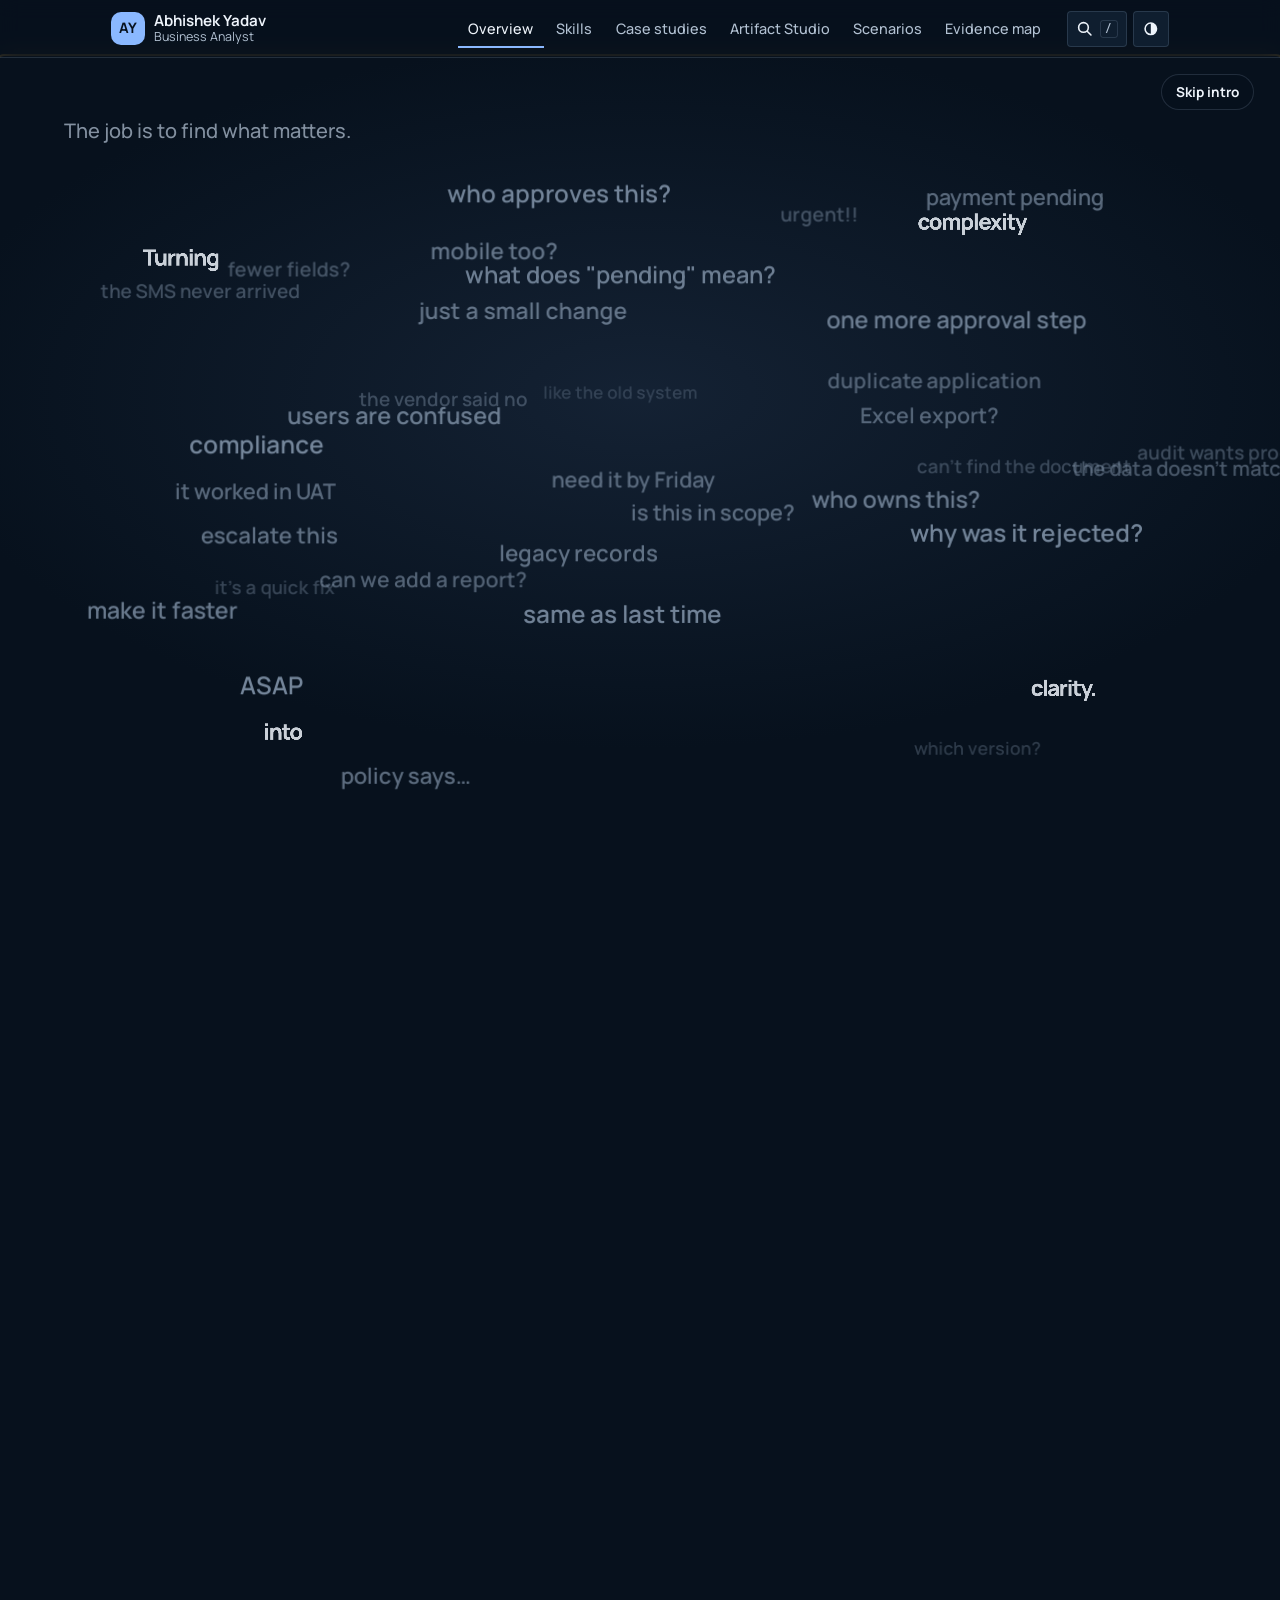
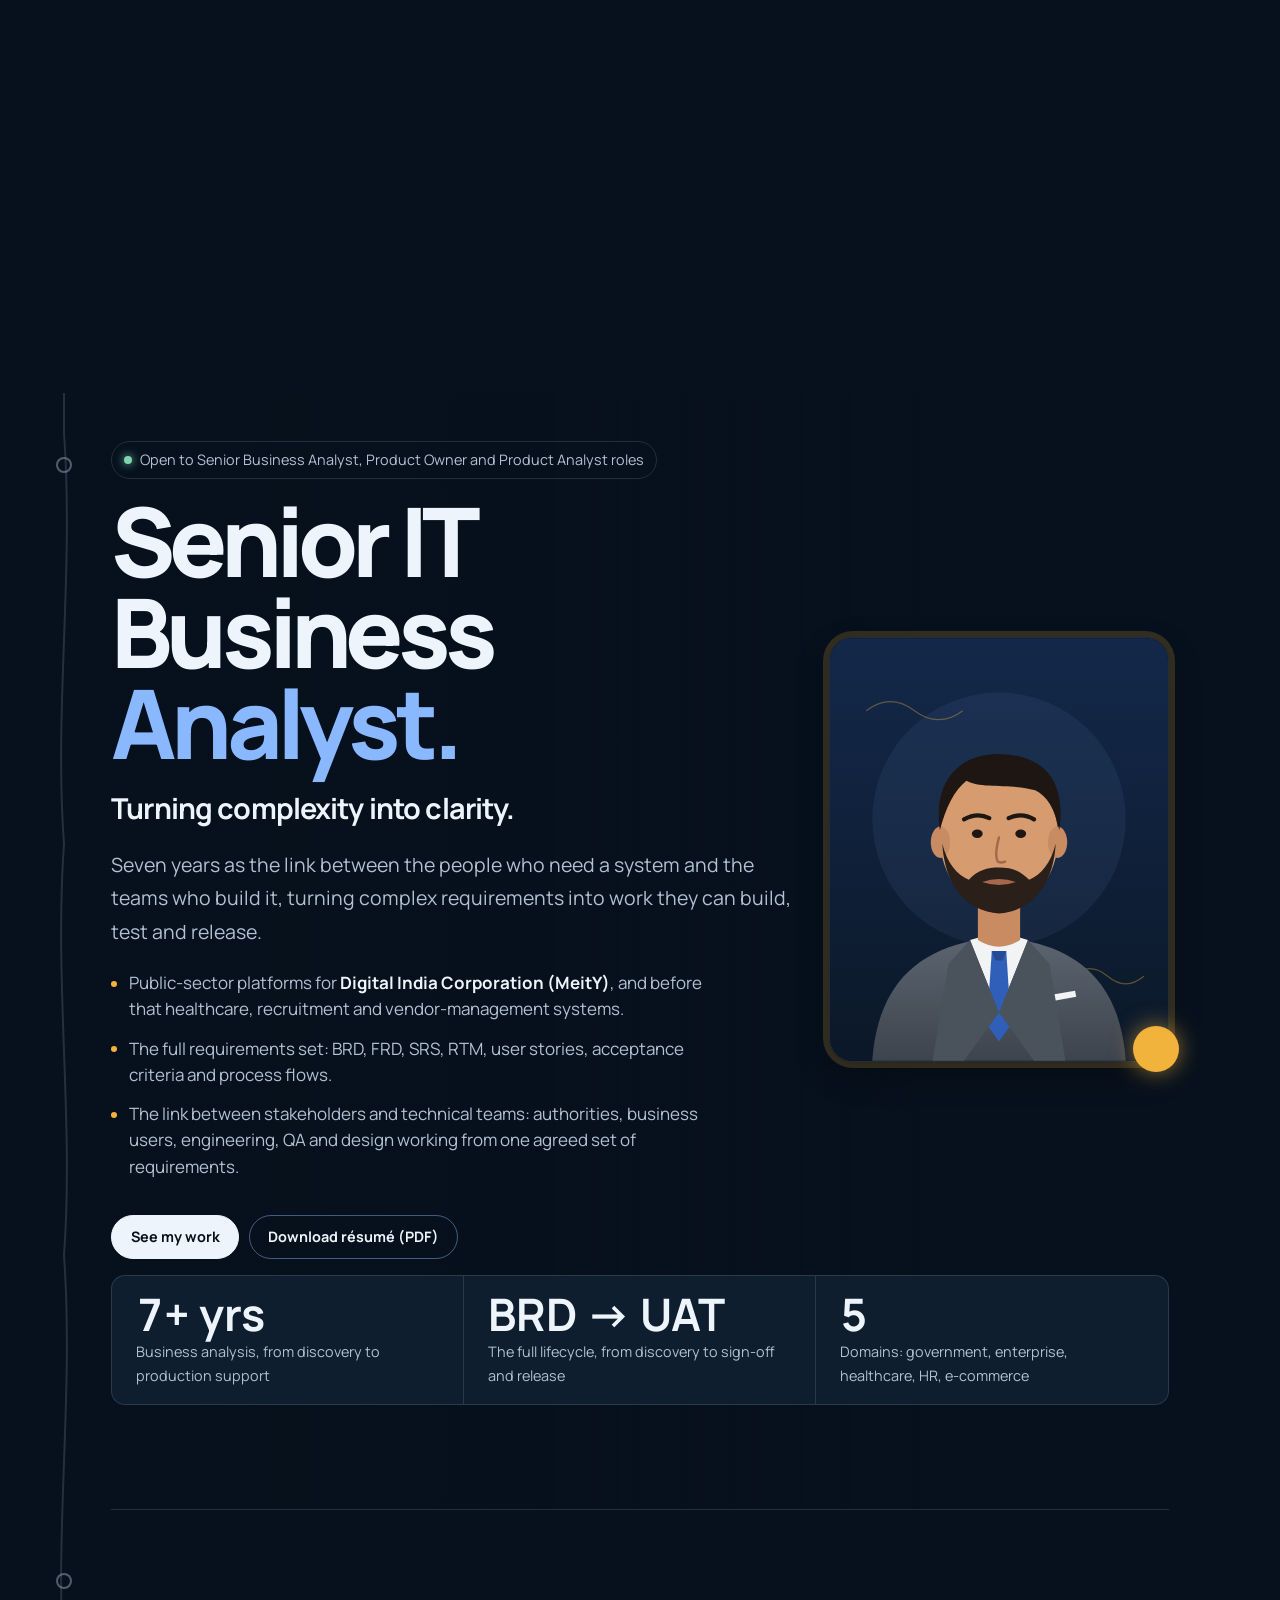
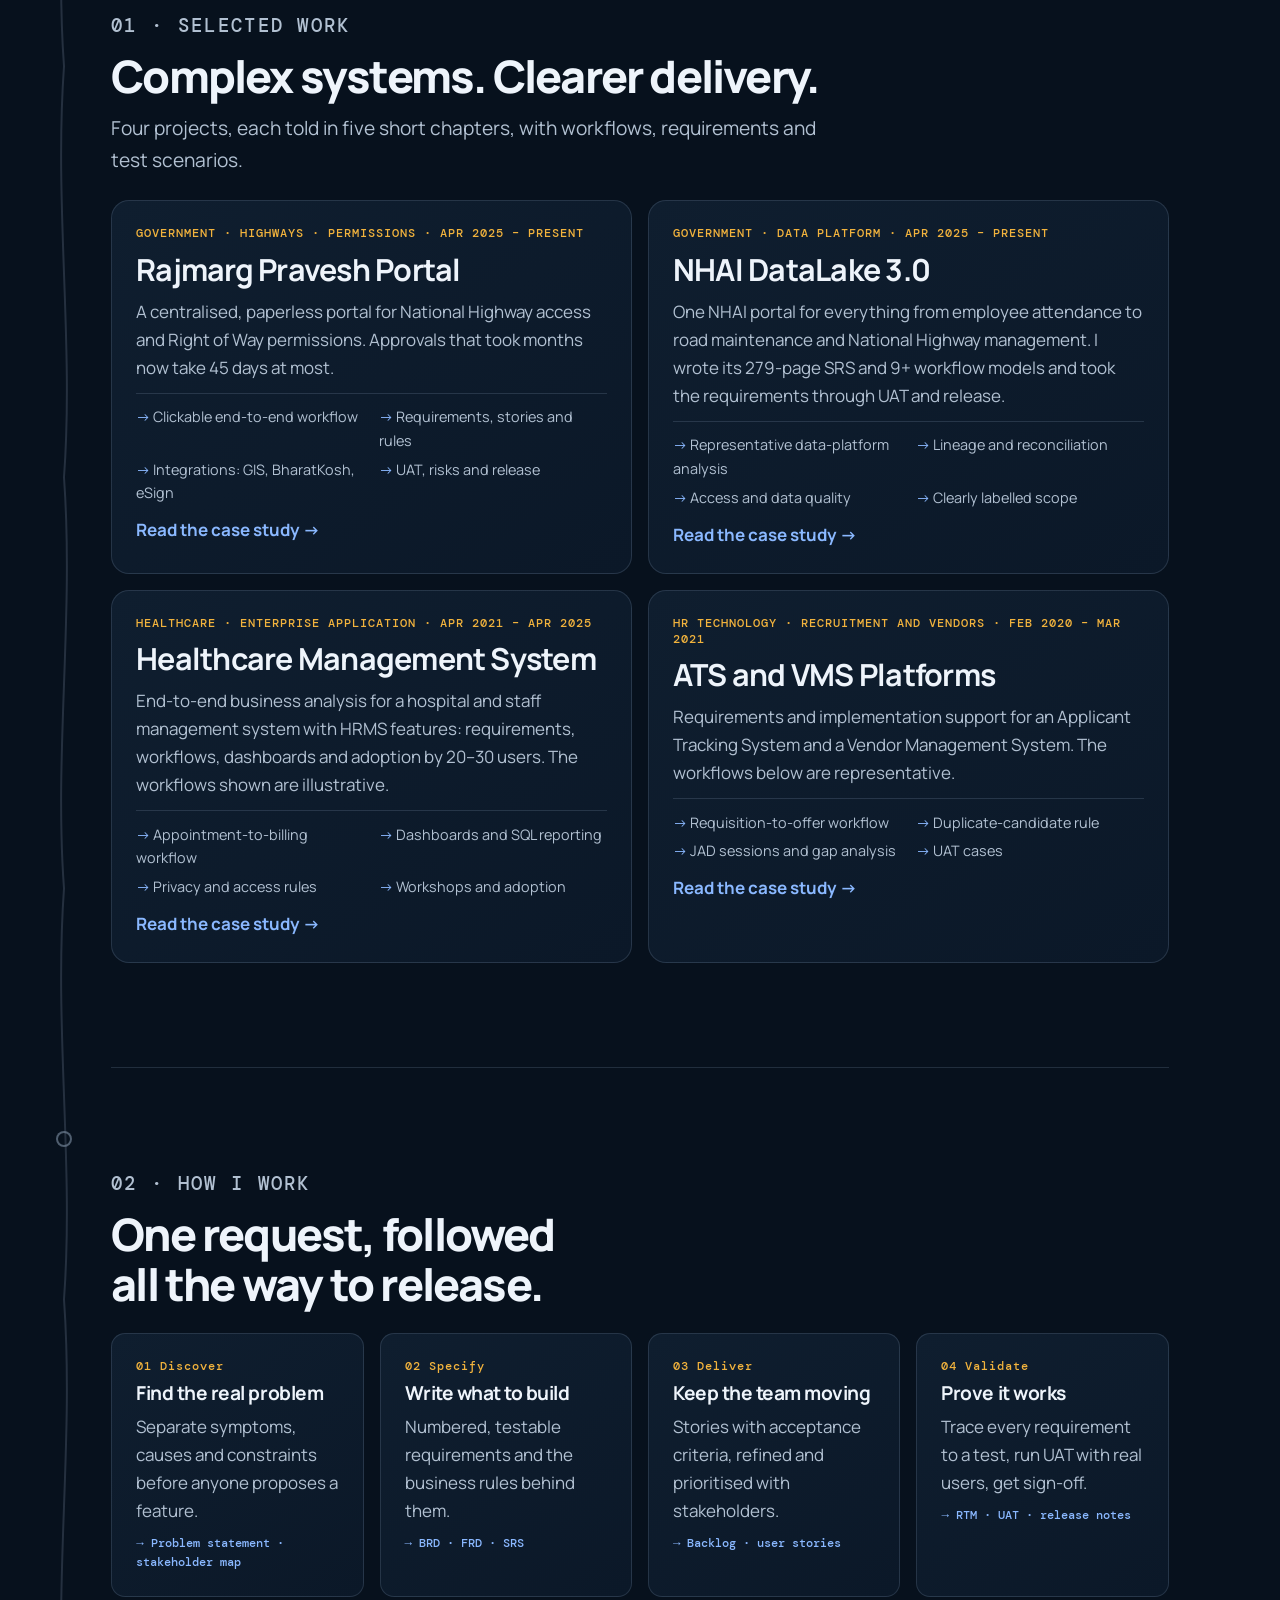
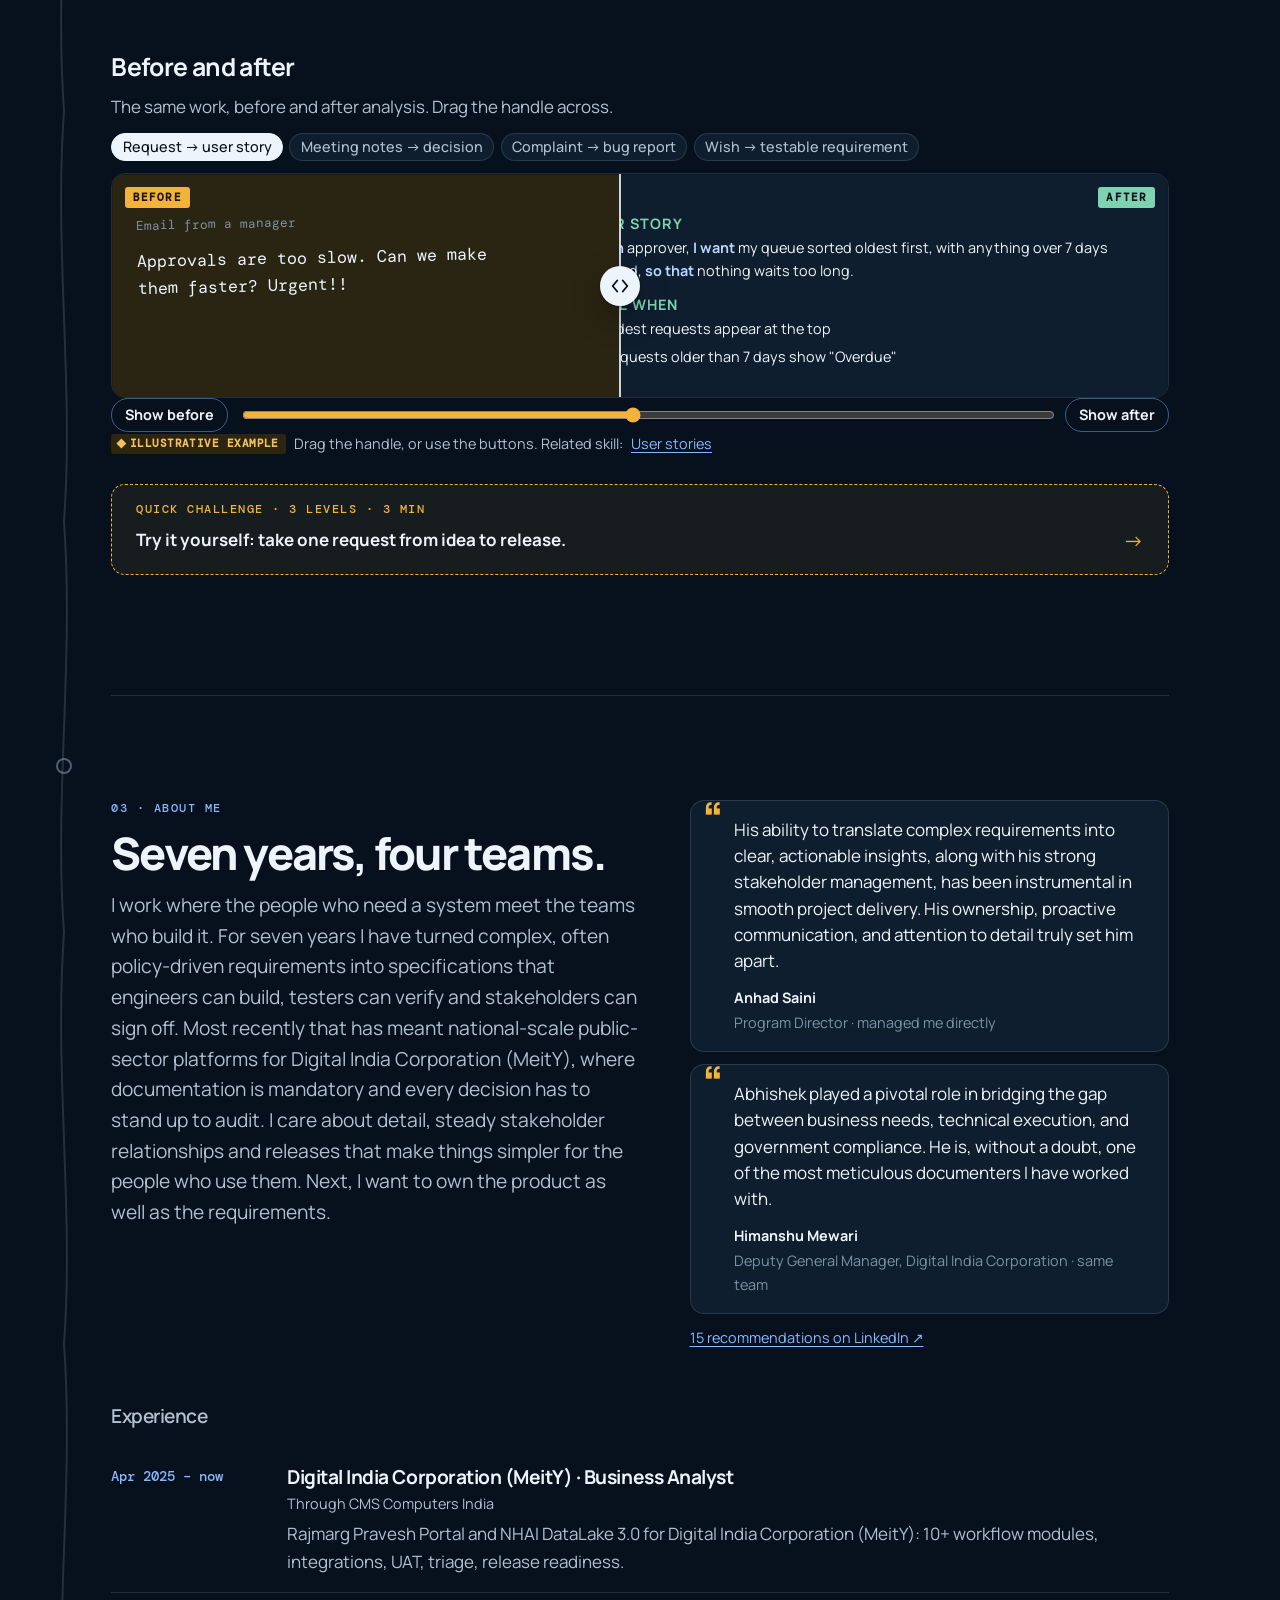
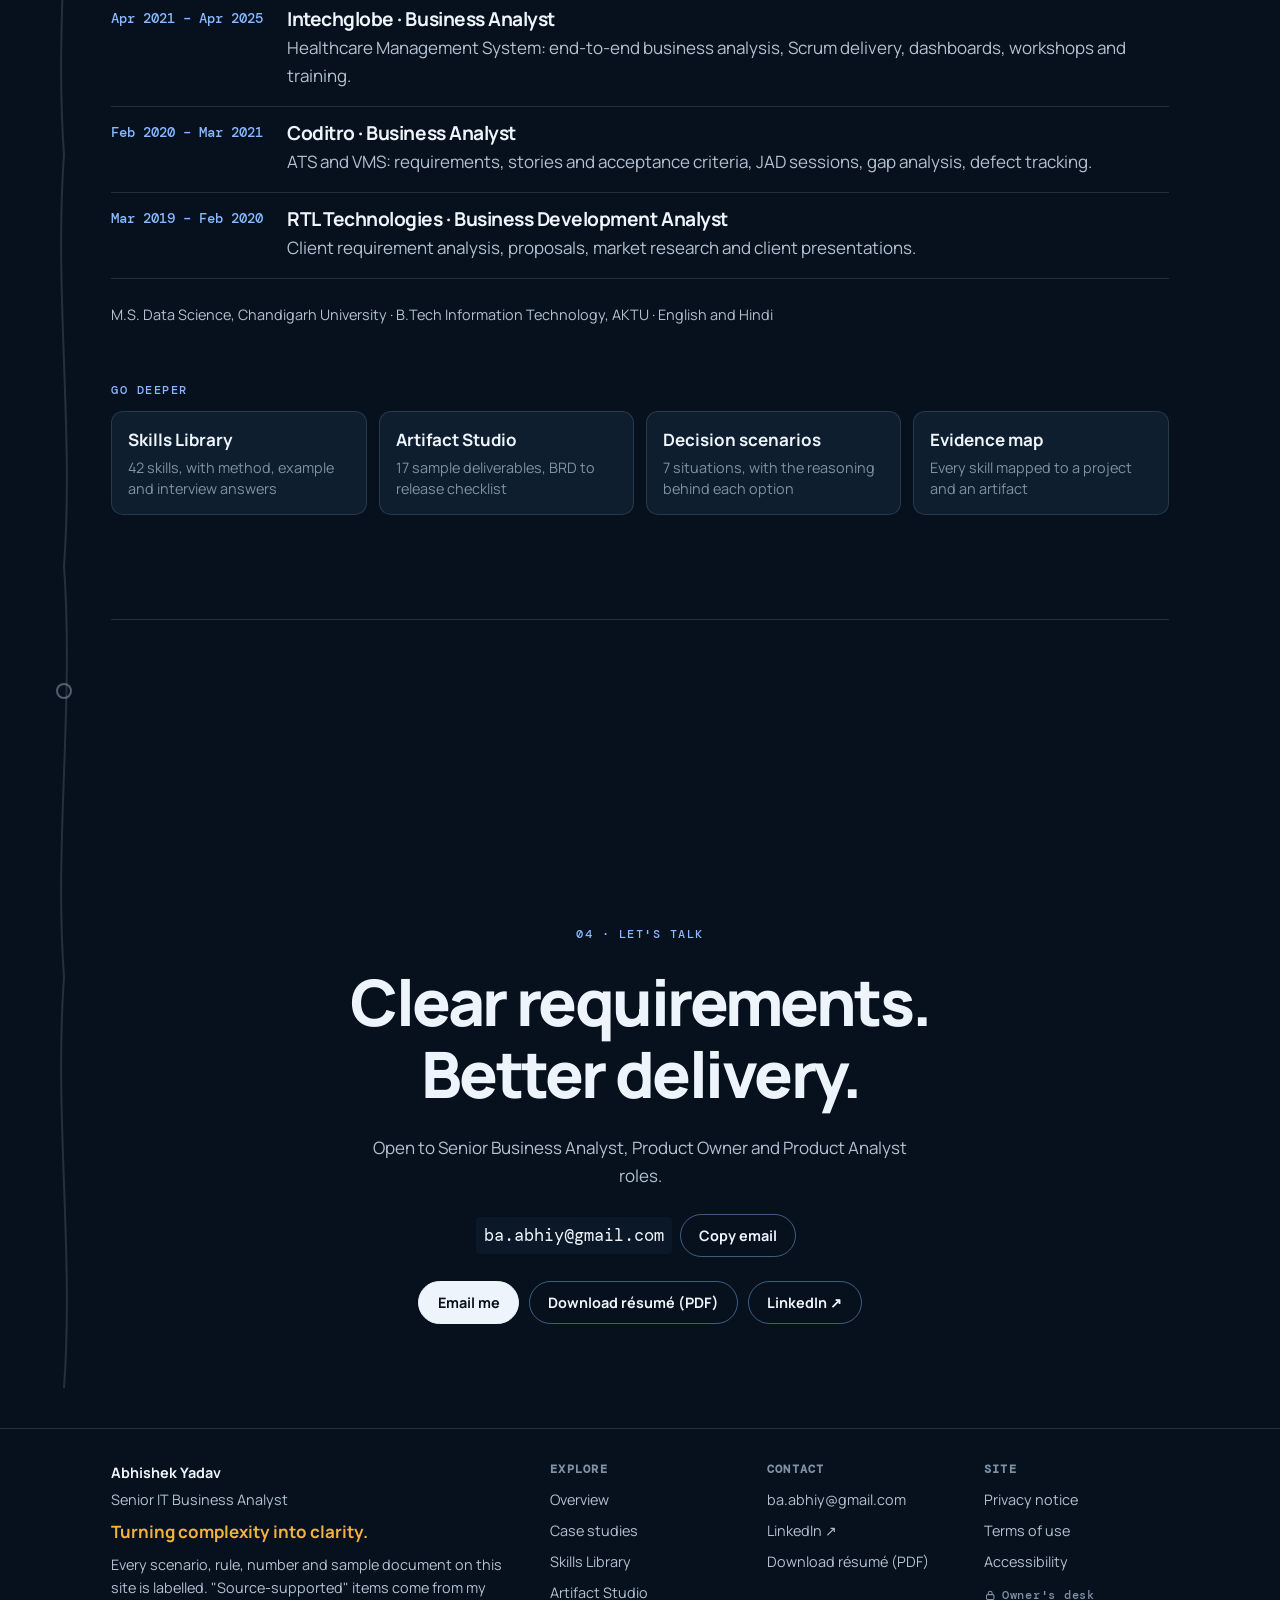
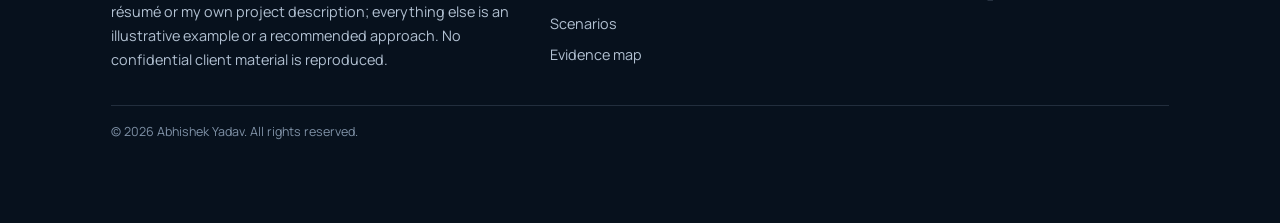
<file: index.html>
<!doctype html>
<html lang="en-IN">
<head>
<meta charset="utf-8">
<meta name="viewport" content="width=device-width,initial-scale=1,viewport-fit=cover">
<title>Abhishek Yadav, Business Analyst</title>
<meta name="description" content="Abhishek Yadav, Senior IT Business Analyst: a working Business Analysis knowledge base with a skills library, case studies, sample artifacts and decision scenarios.">
<meta property="og:type" content="website">
<meta property="og:title" content="Abhishek Yadav, Senior IT Business Analyst">
<meta property="og:description" content="Turning complexity into clarity. Case studies, a 42-skill Business Analysis library and sample artifacts from seven years of business analysis.">
<meta property="og:url" content="https://abhiyknp.github.io/Portfolio/">
<meta property="og:image" content="https://abhiyknp.github.io/Portfolio/assets/img/og-card.jpg">
<meta property="og:image:width" content="1200">
<meta property="og:image:height" content="630">
<meta name="twitter:card" content="summary_large_image">
<link rel="icon" href="assets/img/favicon.svg" type="image/svg+xml">
<link rel="preconnect" href="https://fonts.googleapis.com">
<link rel="preconnect" href="https://fonts.gstatic.com" crossorigin>
<link rel="stylesheet" href="https://fonts.googleapis.com/css2?family=DM+Mono:wght@400;500&family=Manrope:wght@400;500;600;700;800&display=swap">
<link rel="stylesheet" href="assets/css/main.css?v=20261015e">
<script src="assets/js/loader.js?v=20261015e"></script>
<script>
  /* Apply a saved theme before first paint. Storage may be unavailable; the page works without it. */
  try { var t = localStorage.getItem('pf-theme'); if (t === 'light' || t === 'dark') document.documentElement.setAttribute('data-theme', t); } catch (e) {}
</script>
</head>
<body>
<div class="boot" id="boot" hidden>
  <div class="boot-in">
    <p class="boot-name">Abhishek Yadav · Business Analyst</p>
    <div class="oc-box boot-box" id="boot-box"></div>
  </div>
</div>
<script>
  /* First-visit loader. Only appears if the site is not ready within half a second (a slow connection), so fast
     visits never see it. Progress: page started, page parsed, fonts and images in. Ends on "Ready." and fades out. */
  (function () {
    var boot = document.getElementById('boot'), shown = false, ready = false, ctl = null, steps = 0, shownAt = 0;
    var WORDS = ['requirements?', 'scope?', 'stakeholders', 'deadline!!', 'priorities?', 'who owns this?', 'UAT?', 'sign-off?', 'process?',
      'data?', 'risks?', 'users?', 'backlog', 'why?', 'change request', 'BRD', 'edge cases?', 'approval?'];
    function step(n) { steps = Math.max(steps, n); if (ctl) ctl.set(steps); }
    function hide() { boot.classList.add('boot-out'); document.documentElement.classList.remove('booting'); setTimeout(function () { boot.remove(); }, 500); }
    function show() {
      if (ready || !window.PFLoader) return;
      shown = true; shownAt = Date.now(); boot.hidden = false; document.documentElement.classList.add('booting');
      var box = document.getElementById('boot-box');
      box.innerHTML = PFLoader.markup(WORDS, 'Ready.', 'Loading the portfolio', 3);
      ctl = PFLoader.start(box, { total: 3, onClear: function () { setTimeout(hide, 600); } });
      ctl.set(steps);
    }
    function finish() {
      if (ready) return; ready = true; clearTimeout(timer);
      if (!shown) { boot.remove(); return; }
      /* Stay long enough to read as intentional rather than a flicker. */
      setTimeout(function () { step(3); }, Math.max(0, 1200 - (Date.now() - shownAt)));
    }
    var timer = setTimeout(show, 500);
    step(1);
    document.addEventListener('DOMContentLoaded', function () { step(2); });
    window.addEventListener('load', function () { (document.fonts && document.fonts.ready ? document.fonts.ready : Promise.resolve()).then(finish, finish); });
    setTimeout(finish, 15000);
  })();
</script>
<a class="skip" href="#main">Skip to content</a>

<header class="site-header">
  <div class="bar">
    <a class="brand" href="#home" aria-label="Abhishek Yadav, home">
      <span class="brand-mark" aria-hidden="true">AY</span>
      <span class="brand-text"><strong>Abhishek Yadav</strong><span>Business Analyst</span></span>
    </a>
    <nav class="nav" id="site-nav" aria-label="Main">
      <a href="#home" data-nav="home">Overview</a>
      <a href="#skills" data-nav="skills">Skills</a>
      <a href="#cases" data-nav="cases">Case studies</a>
      <a href="#studio" data-nav="studio">Artifact Studio</a>
      <a href="#scenarios" data-nav="scenarios">Scenarios</a>
      <a href="#evidence" data-nav="evidence">Evidence map</a>
    </nav>
    <div class="bar-tools">
      <button class="icon-btn search-btn" type="button" data-act="palette" aria-label="Search everything (press /)">
        <svg viewBox="0 0 20 20" aria-hidden="true"><circle cx="8.5" cy="8.5" r="5.5" fill="none" stroke="currentColor" stroke-width="1.8"/><path d="M13 13l4 4" stroke="currentColor" stroke-width="1.8" stroke-linecap="round"/></svg>
        <span class="kbd">/</span>
      </button>
      <button class="icon-btn" type="button" data-act="theme" aria-label="Switch colour theme" id="theme-btn">
        <svg viewBox="0 0 20 20" aria-hidden="true"><circle cx="10" cy="10" r="6.5" fill="none" stroke="currentColor" stroke-width="1.8"/><path d="M10 3.5a6.5 6.5 0 0 1 0 13z" fill="currentColor"/></svg>
      </button>
      <button class="icon-btn menu-btn" type="button" data-act="menu" aria-label="Open menu" aria-expanded="false" aria-controls="site-nav">
        <svg viewBox="0 0 20 20" aria-hidden="true"><path d="M3 6h14M3 10h14M3 14h14" stroke="currentColor" stroke-width="1.8" stroke-linecap="round"/></svg>
      </button>
    </div>
  </div>
</header>

<main id="main" tabindex="-1"></main>

<div class="chainage" id="chainage" title="Reading progress">
  <span class="ch-km" id="ch-km">0%</span>
  <span class="ch-phase" id="ch-phase">Discover</span>
  <span class="ch-track"><span class="ch-fill" id="ch-fill"></span></span>
</div>

<footer class="site-footer">
  <div class="wrap foot">
    <div class="foot-grid">
      <div class="foot-brand">
        <p class="foot-name"><strong>Abhishek Yadav</strong><span>Senior IT Business Analyst</span></p>
        <p class="foot-tag">Turning complexity into clarity.</p>
        <p class="muted small">Every scenario, rule, number and sample document on this site is labelled. "Source-supported" items come from my résumé or my own project description; everything else is an illustrative example or a recommended approach. No confidential client material is reproduced.</p>
      </div>
      <nav class="foot-col" aria-label="Explore">
        <h2>Explore</h2>
        <a href="#home">Overview</a><a href="#cases">Case studies</a><a href="#skills">Skills Library</a><a href="#studio">Artifact Studio</a><a href="#scenarios">Scenarios</a><a href="#evidence">Evidence map</a>
      </nav>
      <div class="foot-col">
        <h2>Contact</h2>
        <a href="mailto:ba.abhiy@gmail.com">ba.abhiy@gmail.com</a><a href="https://www.linkedin.com/in/abhiyknp" target="_blank" rel="noopener">LinkedIn ↗</a><a href="assets/Abhishek_Yadav_Business_Analyst_Resume.pdf" download>Download résumé (PDF)</a>
      </div>
      <nav class="foot-col" aria-label="Site information">
        <h2>Site</h2>
        <a href="#privacy">Privacy notice</a><a href="#terms">Terms of use</a><a href="#accessibility">Accessibility</a>
        <p class="foot-owner"><a href="#stats" id="owner-link"><span>Owner's desk</span></a></p>
      </nav>
    </div>
    <div class="foot-base">
      <p>© 2026 Abhishek Yadav. All rights reserved.</p>
      
    </div>
  </div>
</footer>

<div class="modal" id="modal" hidden>
  <div class="modal-backdrop" data-act="close-modal"></div>
  <div class="modal-box" role="dialog" aria-modal="true" aria-labelledby="modal-title">
    <button class="icon-btn modal-close" type="button" data-act="close-modal" aria-label="Close">
      <svg viewBox="0 0 20 20" aria-hidden="true"><path d="M5 5l10 10M15 5L5 15" stroke="currentColor" stroke-width="1.8" stroke-linecap="round"/></svg>
    </button>
    <div class="modal-body" id="modal-body"></div>
  </div>
</div>

<script src="assets/js/data/skills-a.js?v=20261015e"></script>
<script src="assets/js/data/skills-b.js?v=20261015e"></script>
<script src="assets/js/data/skills-c.js?v=20261015e"></script>
<script src="assets/js/data/cases.js?v=20261015e"></script>
<script src="assets/js/data/flows.js?v=20261015e"></script>
<script src="assets/js/data/artifacts.js?v=20261015e"></script>
<script src="assets/js/data/scenarios.js?v=20261015e"></script>
<script src="assets/js/data/extras.js?v=20261015e"></script>
<script src="assets/js/data/legal.js?v=20261015e"></script>
<script src="assets/js/widgets.js?v=20261015e"></script>
<script src="assets/js/extras.js?v=20261015e"></script>
<script src="assets/js/stats.js?v=20261015e"></script>
<script src="assets/js/owner.js?v=20261015e"></script>
<script src="assets/js/intros.js?v=20261015e"></script>
<script src="assets/js/avatar.js?v=20261015e"></script>
<script src="assets/js/app.js?v=20261015e"></script>
<script src="assets/js/words-bg.js?v=20261015e"></script>
</body>
</html>
</file>
<file: assets/css/main.css>
/* Direction A: a calm, dark navy page in the portfolio's own design language. One gold thread (the traceability idea)
   runs from the intro down the overview; sky blue for links and highlights, gold for signals. Manrope for reading,
   DM Mono for labels. Dark is the default; a light version stays available from the theme toggle. */
:focus-visible { outline: 2px solid var(--signal); outline-offset: 2px; border-radius: 4px; }
:root {
  --paper: #07111d;
  --surface: #0f1e2f;
  --surface-2: #0b1828;
  --ink: #eef4fb;
  --ink-2: #b2c1d2;
  --ink-3: #7f91a6;
  --rule: rgba(164, 190, 220, .17);
  --accent: #8ab8ff;
  --accent-ink: #b9d5ff;
  --accent-soft: #13284a;
  --signal: #f2b33d;
  --signal-soft: #2a2412;
  --on-signal: #1d1503;
  --ev-source: #7fd3b0;
  --ev-source-bg: #11302a;
  --ev-ill: #f2c25f;
  --ev-ill-bg: #2e2510;
  --ev-rec: #a9c8ec;
  --ev-rec-bg: #15263a;
  --bad: #f08a80;
  --bad-bg: #3a1c19;
  --viz-1: #8ab8ff; --viz-2: #f2b33d; --viz-3: #7fd3b0; --viz-4: #8b9aa1; --viz-5: #f08a80;
  --shadow: 0 1px 2px rgba(0, 0, 0, .35), 0 12px 32px rgba(0, 0, 0, .3);
  --f-display: "Manrope", "Segoe UI", Roboto, "Helvetica Neue", Arial, sans-serif;
  --f-body: "Manrope", "Segoe UI", Roboto, "Helvetica Neue", Arial, sans-serif;
  --f-mono: "DM Mono", ui-monospace, "SFMono-Regular", Menlo, Consolas, monospace;
  --s-1: .25rem; --s-2: .5rem; --s-3: .75rem; --s-4: 1rem; --s-5: 1.5rem; --s-6: 2rem; --s-7: 3rem; --s-8: 4.5rem;
  --t-xs: .78rem; --t-sm: .9rem; --t-md: 1.0625rem; --t-lg: 1.2rem; --t-xl: 1.55rem; --t-2xl: clamp(1.9rem, 4vw, 2.8rem); --t-3xl: clamp(2.6rem, 7vw, 5.4rem);
  --r: 14px;
  --maxw: 1160px;
  --tb: 64px;
  color-scheme: dark;
}
:root[data-theme="light"] {
  --paper: #f4f6f9; --surface: #ffffff; --surface-2: #eaeff5; --ink: #0d1a28; --ink-2: #455669; --ink-3: #6a7b8e; --rule: #d6dee8;
  --accent: #2a5fb4; --accent-ink: #1b4486; --accent-soft: #e1ebfa; --signal: #c98a12; --signal-soft: #fbefd2; --on-signal: #1d1503;
  --ev-source: #17664f; --ev-source-bg: #dcebe4; --ev-ill: #8a5800; --ev-ill-bg: #fbefd2; --ev-rec: #2d5a86; --ev-rec-bg: #dfe8f2;
  --bad: #a3322a; --bad-bg: #f6e0dd;
  --viz-1: #2a5fb4; --viz-2: #c98a12; --viz-3: #17664f; --viz-4: #7a8a93; --viz-5: #a3322a;
  --shadow: 0 1px 2px rgba(13, 26, 40, .06), 0 10px 28px rgba(13, 26, 40, .08);
  color-scheme: light;
}

*, *::before, *::after { box-sizing: border-box; }
html { -webkit-text-size-adjust: 100%; scroll-padding-top: 5rem; padding-top: env(safe-area-inset-top, 0px); padding-bottom: env(safe-area-inset-bottom, 0px); }
body { margin: 0; background: var(--paper); color: var(--ink); font: 400 var(--t-md)/1.65 var(--f-body); overflow-x: hidden; }
img { max-width: 100%; }
[hidden] { display: none !important; }
a { color: var(--accent); text-underline-offset: 3px; }
a:hover { color: var(--accent-ink); }
h1, h2, h3, h4 { font-family: var(--f-display); line-height: 1.12; text-wrap: balance; margin: 0; letter-spacing: -.02em; }
h1 { font-size: var(--t-3xl); font-weight: 800; letter-spacing: -.05em; line-height: 1; }
h2 { font-size: var(--t-2xl); font-weight: 800; letter-spacing: -.04em; }
h3 { font-size: var(--t-xl); font-weight: 700; letter-spacing: -.025em; }
h4 { font-size: var(--t-lg); font-weight: 700; }
p { margin: 0; }
code, pre, .mono { font-family: var(--f-mono); }
pre { background: var(--surface-2); border: 1px solid var(--rule); border-radius: var(--r); padding: var(--s-4); overflow-x: auto; font-size: .8125rem; line-height: 1.55; margin: 0; white-space: pre; }
code { font-size: .875em; }
p code, li code, td code { background: var(--surface-2); padding: .05em .3em; border-radius: 3px; }
table { border-collapse: collapse; width: 100%; font-size: var(--t-sm); }
th, td { text-align: left; vertical-align: top; padding: .5rem .6rem; border-bottom: 1px solid var(--rule); }
th { font-weight: 600; color: var(--ink-2); font-size: var(--t-xs); text-transform: uppercase; letter-spacing: .06em; background: var(--surface-2); }
table.num td:not(:first-child) { font-variant-numeric: tabular-nums; text-align: right; }
.tw, .tw-auto { overflow-x: auto; max-width: 100%; }
.tw table { min-width: 640px; }
.tw-auto > table { min-width: min(560px, 100%); }
ul, ol { margin: 0; padding-left: 1.25rem; }
li + li { margin-top: .3rem; }

.skip { position: absolute; left: -999px; top: 0; background: var(--signal); color: var(--on-signal); padding: .5rem 1rem; z-index: 100; }
.skip:focus { left: 1rem; top: 1rem; }

.wrap { max-width: var(--maxw); margin: 0 auto; padding-inline: max(16px, 4vw); }
.muted { color: var(--ink-2); }
.small { font-size: var(--t-sm); }
.kicker { font: 500 var(--t-xs)/1.3 var(--f-mono); letter-spacing: .08em; text-transform: uppercase; color: var(--ink-2); display: flex; gap: .6rem; align-items: center; flex-wrap: wrap; }
.kicker .km { color: var(--on-signal); background: var(--signal); padding: .1rem .4rem; border-radius: 3px; }
.lede { font-size: var(--t-lg); color: var(--ink-2); max-width: 62ch; }
.note { font-size: var(--t-sm); color: var(--ink-2); border-left: 3px solid var(--signal); padding-left: .75rem; }

/* Scene */

/* Header */
.site-header { position: sticky; top: env(safe-area-inset-top, 0px); z-index: 30; background: color-mix(in srgb, var(--paper) 88%, transparent); backdrop-filter: blur(10px); -webkit-backdrop-filter: blur(10px); border-bottom: 1px solid var(--rule); }
.bar { max-width: var(--maxw); margin: 0 auto; padding: .6rem max(16px, 4vw); display: flex; align-items: center; gap: var(--s-4); }
.brand { display: flex; gap: .6rem; align-items: center; text-decoration: none; color: var(--ink); min-width: 0; }
.brand-mark { width: 2.1rem; height: 2.1rem; display: grid; place-items: center; background: var(--accent); color: var(--paper); font: 700 .9rem/1 var(--f-display); font-stretch: 125%; border-radius: 4px; flex: none; }
.brand-text { display: flex; flex-direction: column; line-height: 1.15; min-width: 0; }
.brand-text strong { font: 650 .95rem/1.1 var(--f-display); font-stretch: 112%; white-space: nowrap; }
.brand-text span { font-size: var(--t-xs); color: var(--ink-2); white-space: nowrap; }
.nav { display: flex; gap: .15rem; margin-left: auto; }
.nav a { color: var(--ink-2); text-decoration: none; padding: .45rem .65rem; border-radius: 4px; font-size: var(--t-sm); font-weight: 500; white-space: nowrap; }
.nav a:hover { color: var(--ink); background: var(--surface-2); }
.nav a[aria-current="page"] { color: var(--ink); box-shadow: inset 0 -2px 0 var(--accent); border-radius: 0; }
.bar-tools { display: flex; gap: .35rem; align-items: center; }
.icon-btn { display: inline-flex; align-items: center; gap: .35rem; height: 2.25rem; min-width: 2.25rem; padding: 0 .5rem; justify-content: center; border: 1px solid var(--rule); background: var(--surface); color: var(--ink); border-radius: 4px; cursor: pointer; font: inherit; }
.icon-btn:hover { border-color: var(--ink-3); }
.icon-btn svg { width: 1.1rem; height: 1.1rem; }
.kbd { font: 500 .7rem/1 var(--f-mono); border: 1px solid var(--rule); border-radius: 3px; padding: .15rem .3rem; color: var(--ink-2); }
.menu-btn { display: none; }
@media (max-width: 1020px) {
  .menu-btn { display: inline-flex; }
  .bar-tools { margin-left: auto; }
  .nav { display: none; position: absolute; left: 0; right: 0; top: 100%; flex-direction: column; background: var(--surface); border-bottom: 1px solid var(--rule); padding: .5rem max(16px, 4vw) 1rem; box-shadow: var(--shadow); }
  .nav.open { display: flex; }
  .nav a { padding: .7rem .5rem; font-size: var(--t-md); }
  .nav a[aria-current="page"] { box-shadow: inset 3px 0 0 var(--accent); padding-left: .75rem; }
}
@media (max-width: 420px) { .brand-text span { display: none; } .search-btn .kbd { display: none; } }

main { position: relative; z-index: 1; display: block; outline: none; min-height: 70vh; }
.site-footer { position: relative; z-index: 1; border-top: 1px solid var(--rule); background: var(--paper); padding-block: var(--s-6) 5rem; }
.foot { display: grid; gap: var(--s-2); font-size: var(--t-sm); }
.foot .muted { max-width: 80ch; }

/* Chainage progress */
.chainage { position: fixed; z-index: 25; left: max(12px, 1.5vw); bottom: calc(12px + env(safe-area-inset-bottom, 0px)); display: grid; grid-template-columns: auto auto; gap: .15rem .6rem; align-items: center; background: var(--surface); border: 1px solid var(--rule); border-radius: 4px; padding: .35rem .6rem .45rem; box-shadow: var(--shadow); font: 500 .72rem/1.2 var(--f-mono); }
.ch-km { color: var(--on-signal); background: var(--signal); padding: .05rem .3rem; border-radius: 2px; font-variant-numeric: tabular-nums; }
.ch-phase { color: var(--ink-2); text-transform: uppercase; letter-spacing: .08em; }
.ch-track { grid-column: 1 / -1; height: 3px; background: var(--surface-2); border-radius: 2px; overflow: hidden; }
.ch-fill { display: block; height: 100%; width: 0; background: var(--accent); }

/* Buttons and chips */
.btn { display: inline-flex; align-items: center; gap: .5rem; padding: .65rem 1rem; border-radius: 4px; border: 1px solid var(--accent); background: var(--accent); color: var(--paper); font: 600 var(--t-sm)/1.2 var(--f-body); text-decoration: none; cursor: pointer; }
.btn:hover { background: var(--accent-ink); border-color: var(--accent-ink); color: var(--paper); }
.btn.ghost { background: var(--surface); color: var(--ink); border-color: var(--rule); }
.btn.ghost:hover { border-color: var(--ink-3); color: var(--ink); background: var(--surface); }
.btn-row { display: flex; flex-wrap: wrap; gap: .6rem; }
.chip { display: inline-flex; align-items: center; gap: .35rem; padding: .3rem .65rem; border-radius: 999px; border: 1px solid var(--rule); background: var(--surface); color: var(--ink-2); font: 500 var(--t-sm)/1.2 var(--f-body); cursor: pointer; text-decoration: none; }
.chip:hover { border-color: var(--ink-3); color: var(--ink); }
.chip[aria-pressed="true"] { background: var(--ink); color: var(--paper); border-color: var(--ink); }
.chip .n { font: 500 .7rem/1 var(--f-mono); opacity: .75; }
.chips { display: flex; flex-wrap: wrap; gap: .4rem; }

/* Evidence badges */
.ev { display: inline-flex; align-items: center; gap: .3rem; font: 600 .7rem/1.2 var(--f-mono); letter-spacing: .04em; text-transform: uppercase; padding: .2rem .45rem; border-radius: 3px; white-space: nowrap; vertical-align: .1em; }
.ev::before { content: ""; width: .5rem; height: .5rem; flex: none; }
.ev-source { color: var(--ev-source); background: var(--ev-source-bg); }
.ev-source::before { background: currentColor; border-radius: 50%; }
.ev-brief { color: var(--ev-source); background: var(--ev-source-bg); }
.ev-brief::before { border: 1.5px solid currentColor; border-radius: 50%; }
.ev-ill { color: var(--ev-ill); background: var(--ev-ill-bg); }
.ev-ill::before { background: currentColor; transform: rotate(45deg); width: .42rem; height: .42rem; }
.ev-rec, .ev-recommended { color: var(--ev-rec); background: var(--ev-rec-bg); }
.ev-rec::before, .ev-recommended::before { border: 1.5px solid currentColor; }
.ev-mixed { color: var(--ink-2); background: var(--surface-2); }
.ev-mixed::before { background: linear-gradient(90deg, var(--ev-source) 50%, var(--ev-ill) 50%); border-radius: 50%; }
mark.ev { margin-right: .25rem; }

/* Sections */
.page { padding-block: var(--s-7) var(--s-8); display: grid; gap: var(--s-7); }
.page > * { min-width: 0; }
.page-head { display: grid; gap: var(--s-3); }
.section { display: grid; gap: var(--s-5); }
.grid { display: grid; gap: var(--s-4); }
.g3 { grid-template-columns: repeat(auto-fill, minmax(min(100%, 280px), 1fr)); }
.g4 { grid-template-columns: repeat(auto-fill, minmax(min(100%, 220px), 1fr)); }
.card { background: var(--surface); border: 1px solid var(--rule); border-radius: var(--r); padding: var(--s-5); display: grid; gap: var(--s-3); align-content: start; min-width: 0; }
a.card { color: inherit; text-decoration: none; transition: border-color .15s, transform .15s; }
a.card:hover { border-color: var(--accent); }
.card h3 { font-size: var(--t-lg); }
.card .meta { display: flex; flex-wrap: wrap; gap: .4rem; align-items: center; }
.card-foot { display: flex; justify-content: space-between; align-items: center; gap: .5rem; margin-top: auto; font-size: var(--t-sm); color: var(--ink-2); }
.card-foot > :first-child { min-width: 0; }
.panel { background: var(--surface); border: 1px solid var(--rule); border-radius: var(--r); padding: var(--s-5); min-width: 0; }

/* Home */
.hero { position: relative; isolation: isolate; padding-block: clamp(3rem, 8vw, 6rem) var(--s-6); display: grid; gap: var(--s-5); }
/* Scrim keeps hero text readable over the background words: solid on the text side, clear on the right. */
.hero::before { content: ""; position: absolute; z-index: -1; top: 0; bottom: 0; left: calc(50% - 50vw); width: 100vw; background: linear-gradient(90deg, var(--paper) 0%, color-mix(in srgb, var(--paper) 88%, transparent) 42%, transparent 68%); pointer-events: none; }
@media (max-width: 860px) { .hero::before { background: color-mix(in srgb, var(--paper) 80%, transparent); } }
.hero h1 { max-width: 15ch; }
.hero h1 em { font-style: normal; color: var(--accent); }
.hero .lede { max-width: 54ch; }
.glance { display: grid; grid-template-columns: repeat(auto-fit, minmax(min(100%, 200px), 1fr)); border: 1px solid var(--rule); border-radius: var(--r); background: var(--surface); }
.glance > div { padding: var(--s-4) var(--s-5); border-right: 1px solid var(--rule); display: grid; gap: .25rem; align-content: start; }
.glance > div:last-child { border-right: 0; }
.glance .v { font: 700 var(--t-2xl)/1 var(--f-display); font-stretch: 112%; font-variant-numeric: tabular-nums; }
.glance .l { font-size: var(--t-sm); color: var(--ink-2); }
@media (max-width: 700px) { .glance > div { border-right: 0; border-bottom: 1px solid var(--rule); } .glance > div:last-child { border-bottom: 0; } }
.timeline { display: grid; gap: 0; border-left: 2px solid var(--rule); margin-left: .4rem; }
.tl-item { position: relative; padding: 0 0 var(--s-5) var(--s-5); display: grid; gap: .3rem; }
.tl-item::before { content: ""; position: absolute; left: -.45rem; top: .35rem; width: .8rem; height: .8rem; background: var(--paper); border: 2px solid var(--accent); border-radius: 2px; transform: rotate(45deg); }
.tl-item:first-child::before { background: var(--accent); }
.tl-when { font: 500 var(--t-xs)/1.2 var(--f-mono); color: var(--ink-2); letter-spacing: .04em; }
.tl-item h3 { font-size: var(--t-lg); }
.chain { display: flex; flex-wrap: wrap; gap: .35rem; align-items: center; }
.chain button { font: 500 var(--t-sm)/1.2 var(--f-mono); padding: .45rem .6rem; border: 1px solid var(--rule); background: var(--surface); color: var(--ink); border-radius: 4px; cursor: pointer; }
.chain button[aria-pressed="true"] { background: var(--accent); color: var(--paper); border-color: var(--accent); }
.chain .arrow { color: var(--ink-3); font-family: var(--f-mono); }
.cap { border-top: 3px solid var(--accent); }
.cap ul { font-size: var(--t-sm); color: var(--ink-2); }
.contact { display: grid; gap: var(--s-4); grid-template-columns: repeat(auto-fit, minmax(min(100%, 260px), 1fr)); }
.copy-line { display: flex; gap: .5rem; align-items: center; flex-wrap: wrap; }
.copy-line code { font-size: var(--t-md); user-select: all; background: var(--surface-2); padding: .3rem .5rem; border-radius: 4px; word-break: break-all; }

/* Library */
.filters { display: grid; gap: var(--s-3); position: sticky; top: calc(3.5rem + env(safe-area-inset-top, 0px)); z-index: 5; background: var(--paper); padding-block: var(--s-3); border-bottom: 1px solid var(--rule); }
.search { display: flex; align-items: center; gap: .5rem; background: var(--surface); border: 1px solid var(--rule); border-radius: 4px; padding: 0 .75rem; }
.search:focus-within { border-color: var(--accent); }
.search input { flex: 1; min-width: 0; border: 0; background: transparent; color: var(--ink); font: inherit; padding: .7rem 0; outline: none; }
.search svg { width: 1.1rem; height: 1.1rem; color: var(--ink-3); flex: none; }
.filter-row { display: flex; gap: .5rem; align-items: center; flex-wrap: wrap; }
.filter-row > span { font: 500 var(--t-xs)/1 var(--f-mono); text-transform: uppercase; letter-spacing: .06em; color: var(--ink-3); min-width: 4.5rem; }
.result-count { font-size: var(--t-sm); color: var(--ink-2); }
.area-block { display: grid; gap: var(--s-3); }
.area-block h2 { font-size: var(--t-xl); display: flex; gap: .6rem; align-items: baseline; }
.area-letter { font: 600 var(--t-sm)/1 var(--f-mono); color: var(--on-signal); background: var(--signal); padding: .2rem .4rem; border-radius: 3px; }
.empty { padding: var(--s-6); text-align: center; color: var(--ink-2); border: 1px dashed var(--rule); border-radius: var(--r); }

/* Detail pages */
.crumbs { font-size: var(--t-sm); color: var(--ink-2); display: flex; gap: .4rem; flex-wrap: wrap; }
.crumbs a { color: var(--ink-2); }
.detail { display: grid; grid-template-columns: minmax(0, 1fr) 260px; gap: var(--s-6); align-items: start; }
@media (max-width: 960px) { .detail { grid-template-columns: 1fr; } }
.stack { display: grid; gap: var(--s-4); min-width: 0; }
.blocks { display: grid; gap: var(--s-3); }
.block { background: var(--surface); border: 1px solid var(--rule); border-radius: var(--r); min-width: 0; }
.block > summary { list-style: none; cursor: pointer; padding: var(--s-4) var(--s-5); display: flex; gap: .75rem; align-items: center; flex-wrap: wrap; }
.block > summary::-webkit-details-marker { display: none; }
.block > summary .num { font: 500 var(--t-xs)/1 var(--f-mono); color: var(--ink-3); min-width: 1.6rem; }
.block > summary h3 { font-size: var(--t-md); font-weight: 600; flex: 1; min-width: 12rem; font-family: var(--f-body); font-stretch: 100%; }
.block > summary::after { content: ""; width: .55rem; height: .55rem; border-right: 2px solid var(--ink-3); border-bottom: 2px solid var(--ink-3); transform: rotate(45deg); margin-left: auto; transition: transform .15s; flex: none; }
.block[open] > summary::after { transform: rotate(-135deg); }
.block[open] > summary { border-bottom: 1px solid var(--rule); }
.block-body { padding: var(--s-4) var(--s-5) var(--s-5); display: grid; gap: var(--s-3); min-width: 0; }
.prose { display: grid; gap: var(--s-3); max-width: 75ch; min-width: 0; }
.prose ul.ac, .doc ol.ac, .prose ol.ac { list-style: none; padding: 0; display: grid; gap: .5rem; }
.prose ul.ac li, .doc ol.ac li { border-left: 3px solid var(--accent); padding: .35rem .75rem; background: var(--surface-2); border-radius: 0 4px 4px 0; margin: 0; }
.two { display: grid; grid-template-columns: repeat(auto-fit, minmax(min(100%, 260px), 1fr)); gap: var(--s-4); }
.two h4 { font-size: var(--t-sm); font-family: var(--f-mono); text-transform: uppercase; letter-spacing: .06em; color: var(--ink-2); margin-bottom: .4rem; font-weight: 500; }
.mistakes { display: grid; gap: .5rem; }
.mistakes > div { display: grid; grid-template-columns: minmax(0, 1fr) minmax(0, 1fr); gap: var(--s-4); padding: .6rem 0; border-bottom: 1px solid var(--rule); }
@media (max-width: 640px) { .mistakes > div { grid-template-columns: 1fr; gap: .25rem; } }
.mistakes .m::before { content: "Mistake  "; font: 600 .7rem var(--f-mono); color: var(--bad); text-transform: uppercase; letter-spacing: .06em; }
.mistakes .f::before { content: "Instead  "; font: 600 .7rem var(--f-mono); color: var(--accent); text-transform: uppercase; letter-spacing: .06em; }
.collab { display: grid; gap: 0; }
.collab > div { display: grid; grid-template-columns: 9rem minmax(0, 1fr); gap: var(--s-3); padding: .5rem 0; border-bottom: 1px solid var(--rule); }
@media (max-width: 520px) { .collab > div { grid-template-columns: 1fr; gap: .1rem; } }
.collab dt { font-weight: 600; font-size: var(--t-sm); }
.collab dd { margin: 0; }
.qa { border-left: 3px solid var(--signal); padding-left: var(--s-4); display: grid; gap: .5rem; }
.qa .q { font-weight: 600; }
.illus-flag { display: flex; gap: .5rem; align-items: center; flex-wrap: wrap; }
.facts { display: grid; gap: 0; }
.facts > div { display: grid; grid-template-columns: 12rem minmax(0, 1fr) auto; gap: var(--s-3); padding: .6rem 0; border-bottom: 1px solid var(--rule); align-items: start; }
@media (max-width: 700px) { .facts > div { grid-template-columns: 1fr; gap: .25rem; } }
.facts .k { font: 500 var(--t-xs)/1.4 var(--f-mono); text-transform: uppercase; letter-spacing: .06em; color: var(--ink-2); }
.pager { display: flex; justify-content: space-between; gap: var(--s-4); flex-wrap: wrap; }
.pager a { max-width: 48%; }

/* Tabs */
.tabs { display: grid; gap: var(--s-4); min-width: 0; }
.tablist { display: flex; gap: .25rem; border-bottom: 1px solid var(--rule); overflow-x: auto; scrollbar-width: thin; }
.tablist [role="tab"] { flex: none; border: 0; background: none; color: var(--ink-2); padding: .65rem .85rem; font: 500 var(--t-sm)/1.2 var(--f-body); cursor: pointer; border-bottom: 2px solid transparent; margin-bottom: -1px; }
.tablist [role="tab"][aria-selected="true"] { color: var(--ink); border-bottom-color: var(--accent); }
.tablist [role="tab"]:hover { color: var(--ink); }
[role="tabpanel"] { min-width: 0; display: grid; gap: var(--s-3); }
.doc { display: grid; gap: var(--s-3); background: var(--surface); border: 1px solid var(--rule); border-radius: var(--r); padding: var(--s-5); min-width: 0; }
.doc h4 { font-size: var(--t-md); font-family: var(--f-body); font-stretch: 100%; font-weight: 600; margin-top: .4rem; }
.doc-meta { font: 500 var(--t-xs)/1.4 var(--f-mono); color: var(--ink-2); padding-bottom: .5rem; border-bottom: 1px solid var(--rule); }
td.ok { color: var(--accent); font-weight: 600; }
td.bad { color: var(--bad); font-weight: 600; }
td.warn { color: var(--ev-ill); font-weight: 600; }
ul.check { list-style: none; padding: 0; display: grid; gap: .45rem; }
ul.check li { padding-left: 1.6rem; position: relative; margin: 0; }
ul.check li::before { content: ""; position: absolute; left: 0; top: .3rem; width: .9rem; height: .9rem; border: 1.5px solid var(--accent); border-radius: 2px; }
ul.check li::after { content: ""; position: absolute; left: .3rem; top: .42rem; width: .3rem; height: .55rem; border-right: 2px solid var(--accent); border-bottom: 2px solid var(--accent); transform: rotate(45deg); }

/* Wireframe illustration */
.wf { border: 1.5px dashed var(--ink-3); border-radius: var(--r); padding: var(--s-4); display: grid; gap: .5rem; font-size: var(--t-sm); background: var(--surface); }
.wf-bar { display: flex; justify-content: space-between; gap: .5rem; flex-wrap: wrap; font-weight: 600; }
.wf-pill { font: 500 .72rem var(--f-mono); background: var(--signal-soft); color: var(--ev-ill); padding: .15rem .45rem; border-radius: 99px; }
.wf-tabs { display: flex; gap: .8rem; color: var(--ink-3); border-bottom: 1px solid var(--rule); padding-bottom: .3rem; flex-wrap: wrap; }
.wf-tabs .on { color: var(--ink); border-bottom: 2px solid var(--ink); }
.wf-row { display: flex; justify-content: space-between; gap: .5rem; padding: .35rem .5rem; background: var(--surface-2); border-radius: 3px; flex-wrap: wrap; }
.wf-st { font: 500 .72rem var(--f-mono); color: var(--accent); }
.wf-st.bad { color: var(--bad); }
.wf-actions { display: flex; gap: .5rem; flex-wrap: wrap; }
.wf-btn { border: 1.5px solid var(--ink); padding: .3rem .6rem; border-radius: 3px; font-weight: 600; }
.wf-btn.ghost { border-style: dashed; border-color: var(--ink-3); color: var(--ink-2); }
.wf b, .anno b { display: inline-grid; place-items: center; width: 1.2rem; height: 1.2rem; border-radius: 50%; background: var(--signal); color: var(--on-signal); font: 600 .7rem var(--f-mono); }
.wf-dialog { border: 1.5px solid var(--ink-3); border-radius: 4px; padding: .6rem; display: grid; gap: .4rem; margin-left: auto; width: min(100%, 420px); }
ol.anno { list-style: none; padding: 0; display: grid; gap: .4rem; font-size: var(--t-sm); }

/* Flow diagram */
.flow { display: grid; gap: var(--s-3); }
.flow-scroll { overflow-x: auto; border: 1px solid var(--rule); border-radius: var(--r); background: var(--surface); }
.flow svg { display: block; }
.flow .lane-bg { fill: var(--surface); }
.flow .lane-bg.alt { fill: var(--surface-2); }
.flow .lane-label { fill: var(--ink-2); font: 600 11px var(--f-mono); letter-spacing: .04em; text-transform: uppercase; }
.flow .lane-line { stroke: var(--rule); }
.flow .edge { fill: none; stroke: var(--ink-3); stroke-width: 1.5; }
.flow .edge.back { stroke-dasharray: 5 4; stroke: var(--ev-ill); }
.flow .edge-label { fill: var(--ink-2); font: 500 10.5px var(--f-mono); }
.flow .edge-label-bg { fill: var(--surface); }
.flow .node { cursor: pointer; outline: none; }
.flow .node .shape { fill: var(--surface); stroke: var(--ink-2); stroke-width: 1.5; }
.flow .node.start .shape { stroke: var(--accent); stroke-width: 2.5; }
.flow .node.end .shape { stroke: var(--ink); stroke-width: 3.5; }
.flow .node.gateway .shape { fill: var(--signal-soft); stroke: var(--signal); }
.flow .node text { fill: var(--ink); font: 500 11.5px var(--f-body); pointer-events: none; }
.flow .node:hover .shape, .flow .node:focus-visible .shape { stroke: var(--accent); stroke-width: 2.5; }
.flow .node.sel .shape { fill: var(--accent-soft); stroke: var(--accent); stroke-width: 2.5; }
.flow .arrowhead { fill: var(--ink-3); }
.flow .arrowhead.back { fill: var(--ev-ill); }
.flow-detail { min-height: 7rem; }
.flow-detail dl { display: grid; grid-template-columns: 8rem minmax(0, 1fr); gap: .35rem var(--s-3); margin: .5rem 0 0; font-size: var(--t-sm); }
.flow-detail dt { color: var(--ink-2); font: 500 var(--t-xs)/1.6 var(--f-mono); text-transform: uppercase; letter-spacing: .05em; }
.flow-detail dd { margin: 0; }
.flow-legend { display: flex; gap: var(--s-4); flex-wrap: wrap; font-size: var(--t-xs); color: var(--ink-2); }
.flow-legend span { display: inline-flex; gap: .35rem; align-items: center; }
.flow-legend i { display: inline-block; width: 1.4rem; height: 0; border-top: 1.5px solid var(--ink-3); }
.flow-legend i.back { border-top: 1.5px dashed var(--ev-ill); }

/* Decision widget */
.dt-controls { display: grid; grid-template-columns: repeat(auto-fit, minmax(min(100%, 220px), 1fr)); gap: var(--s-3); }
.field { display: grid; gap: .3rem; font-size: var(--t-sm); }
.field label { font-weight: 600; }
select, .field input { max-width: 100%; min-width: 0; font: inherit; color: var(--ink); background: var(--surface); border: 1px solid var(--rule); border-radius: 4px; padding: .5rem .6rem; }
.dt-table td.hit, .dt-table th.hit { background: var(--accent-soft); }
.dt-table td, .dt-table th { text-align: center; }
.dt-table td:first-child, .dt-table th:first-child { text-align: left; }
.outcome { border-left: 4px solid var(--accent); padding: var(--s-3) var(--s-4); background: var(--surface); border-radius: 0 var(--r) var(--r) 0; display: grid; gap: .3rem; }
.outcome.block-out { border-left-color: var(--ev-ill); }
.outcome.reject-out { border-left-color: var(--bad); }

/* KPI widget */
.kpi-tiles { display: grid; grid-template-columns: repeat(auto-fit, minmax(min(100%, 180px), 1fr)); gap: var(--s-3); }
.tile { background: var(--surface); border: 1px solid var(--rule); border-radius: var(--r); padding: var(--s-4); display: grid; gap: .25rem; }
.tile .v { font: 700 var(--t-2xl)/1.05 var(--f-display); font-stretch: 112%; font-variant-numeric: tabular-nums; }
.tile .l { font-size: var(--t-sm); color: var(--ink-2); }
.tile .d { font: 500 .7rem var(--f-mono); color: var(--ink-3); }
.charts { display: grid; grid-template-columns: repeat(auto-fit, minmax(min(100%, 340px), 1fr)); gap: var(--s-4); }
.chart { background: var(--surface); border: 1px solid var(--rule); border-radius: var(--r); padding: var(--s-4); display: grid; gap: .5rem; min-width: 0; position: relative; }
.chart h4 { font-size: var(--t-md); font-family: var(--f-body); font-stretch: 100%; }
.chart svg { width: 100%; height: auto; display: block; overflow: visible; }
.chart .grid-line { stroke: var(--rule); stroke-width: 1; }
.chart .axis-label { fill: var(--ink-2); font: 500 11px var(--f-mono); }
.chart .val-label { fill: var(--ink); font: 600 11px var(--f-mono); }
.chart .bar { fill: var(--viz-1); }
.chart .bar.alt { fill: var(--viz-2); }
.chart .bar-hit { fill: transparent; cursor: pointer; }
.chart .bar-hit:hover + .bar, .chart .bar.hover { opacity: .78; }
.chart .ref { stroke: var(--ink); stroke-dasharray: 4 3; stroke-width: 1.5; }
.tip { position: absolute; pointer-events: none; background: var(--ink); color: var(--paper); font: 500 .75rem/1.35 var(--f-mono); padding: .35rem .5rem; border-radius: 3px; white-space: nowrap; transform: translate(-50%, -110%); z-index: 3; }
.toggle-row { display: flex; gap: var(--s-4); flex-wrap: wrap; align-items: center; font-size: var(--t-sm); }
.switch { display: inline-flex; gap: .5rem; align-items: center; cursor: pointer; }
.switch input { width: 1.05rem; height: 1.05rem; accent-color: var(--accent); }
.sample-flag { font: 600 .7rem var(--f-mono); text-transform: uppercase; letter-spacing: .06em; color: var(--ev-ill); }

/* ERD */
.erd svg { min-width: 760px; }
.erd .ent { fill: var(--surface); stroke: var(--ink-2); stroke-width: 1.3; }
.erd .ent-h { fill: var(--accent); }
.erd .ent-t { fill: var(--paper); font: 600 12px var(--f-mono); }
.erd .ent-f { fill: var(--ink); font: 400 11px var(--f-mono); }
.erd .ent-k { fill: var(--ev-ill); font: 600 10px var(--f-mono); }
.erd .rel { stroke: var(--ink-3); stroke-width: 1.4; fill: none; }
.erd .card-l { fill: var(--ink-2); font: 600 10.5px var(--f-mono); }

/* Scenarios */
.options { display: grid; gap: var(--s-3); }
.opt { text-align: left; display: grid; grid-template-columns: auto minmax(0, 1fr); gap: .75rem; align-items: center; background: var(--surface); border: 1px solid var(--rule); border-radius: var(--r); padding: var(--s-4); cursor: pointer; font: inherit; color: var(--ink); }
.opt:hover { border-color: var(--ink-3); }
.opt[aria-pressed="true"] { border-color: var(--accent); box-shadow: inset 4px 0 0 var(--accent); }
.opt .letter { font: 600 var(--t-sm)/1 var(--f-mono); width: 1.9rem; height: 1.9rem; display: grid; place-items: center; border: 1.5px solid var(--ink-3); border-radius: 50%; }
.opt[aria-pressed="true"] .letter { background: var(--accent); color: var(--paper); border-color: var(--accent); }
.verdict { font: 600 .7rem/1.2 var(--f-mono); text-transform: uppercase; letter-spacing: .06em; padding: .2rem .45rem; border-radius: 3px; }
.verdict.recommended { color: var(--ev-source); background: var(--ev-source-bg); }
.verdict.situational { color: var(--ev-ill); background: var(--ev-ill-bg); }
.verdict.risky { color: var(--bad); background: var(--bad-bg); }
.situation { border-left: 4px solid var(--signal); background: var(--surface); padding: var(--s-4) var(--s-5); border-radius: 0 var(--r) var(--r) 0; display: grid; gap: .5rem; }

/* Modal */
.modal { position: fixed; inset: 0; z-index: 50; display: grid; place-items: start center; padding: max(4vh, 16px) 16px; overflow-y: auto; }
.modal-backdrop { position: fixed; inset: 0; background: rgba(8, 14, 18, .55); }
.modal-box { position: relative; background: var(--paper); border: 1px solid var(--rule); border-radius: var(--r); width: min(100%, 860px); box-shadow: var(--shadow); padding: var(--s-5); display: grid; gap: var(--s-4); }
.modal-close { position: absolute; right: .75rem; top: .75rem; }
.modal-body { display: grid; gap: var(--s-4); min-width: 0; }
.palette-input { font-size: var(--t-lg) !important; }
.palette-results { display: grid; gap: .25rem; max-height: 60vh; overflow-y: auto; }
.palette-results a { display: grid; grid-template-columns: 7rem minmax(0, 1fr); gap: .75rem; padding: .55rem .6rem; border-radius: 4px; text-decoration: none; color: var(--ink); align-items: baseline; }
.palette-results a:hover, .palette-results a:focus, .palette-results a.active { background: var(--surface-2); outline: none; }
.palette-results .t { font: 500 .7rem var(--f-mono); text-transform: uppercase; letter-spacing: .06em; color: var(--ink-3); }

/* Evidence matrix */
.ev-table td { font-size: var(--t-sm); }
.ev-table td:first-child { font-weight: 600; min-width: 11rem; }
.ev-table td .muted { display: block; font-weight: 400; }

@media (prefers-reduced-motion: reduce) {
  *, *::before, *::after { transition: none !important; animation: none !important; scroll-behavior: auto !important; }
}
@media (max-width: 560px) {
  .page { padding-block: var(--s-6) var(--s-8); gap: var(--s-6); }
  .card, .panel, .doc { padding: var(--s-4); }
  .block > summary, .block-body { padding-inline: var(--s-4); }
  .chainage { left: 8px; }
}
#ev-area { width: 100%; }

/* ---------- Scroll intro: "A request's journey" ---------- */
:root { --night-bg: #0b1317; --night-bg-2: #15222a; --night-ink: #e8eeeb; --night-ink-2: #a7b6b2; --asphalt: #1b252b; --lane: #eef2f0; }
.intro { position: relative; height: 560vh; z-index: 2; }
.intro.is-static { height: auto; }

.chainage.is-hidden { opacity: 0; visibility: hidden; }
.chainage { transition: opacity .2s; }

/* =================== Direction A layer =================== */
.kicker { color: var(--accent); letter-spacing: .12em; }
.btn { border-radius: 999px; padding: .75rem 1.15rem; font-weight: 700; background: var(--ink); color: var(--paper); border-color: var(--ink); transition: transform .2s, background .2s, border-color .2s; }
.btn:hover { background: var(--accent-ink); border-color: var(--accent-ink); color: var(--paper); transform: translateY(-1px); }
.btn.ghost { background: transparent; color: var(--ink); border-color: color-mix(in srgb, var(--accent) 45%, transparent); }
.btn.ghost:hover { background: color-mix(in srgb, var(--accent) 12%, transparent); border-color: var(--accent); color: var(--ink); }
.card, .panel, .doc, .block, .tile { background: linear-gradient(145deg, var(--surface), var(--surface-2)); }
a.card:hover { border-color: color-mix(in srgb, var(--accent) 60%, transparent); transform: translateY(-2px); }
.chip { border-radius: 999px; }
.lede { font-size: clamp(1.08rem, 1.6vw, 1.22rem); line-height: 1.7; }
.page { padding-block: clamp(48px, 8vw, 96px) var(--s-8); }
.brand-mark { border-radius: 10px; background: var(--accent); color: var(--paper); }
th { background: var(--surface-2); }
.site-header { background: color-mix(in srgb, var(--paper) 82%, transparent); }

/* Thread intro (pinned) */
.intro-thread .i-sec { position: relative; height: 420vh; }
.intro-thread.i-static .i-sec { height: auto; }
.i-stage { position: sticky; top: var(--tb); height: calc(100vh - var(--tb)); height: calc(100svh - var(--tb)); overflow: hidden;
  background: radial-gradient(ellipse 80% 60% at 50% 40%, color-mix(in srgb, var(--accent) 10%, var(--paper)), var(--paper) 70%); }
.i-static .i-stage { position: relative; top: 0; height: 88vh; }
.i-cap { position: absolute; left: max(18px, 5vw); top: 7%; margin: 0; font: 500 clamp(1rem, 2vw, 1.25rem)/1.4 var(--f-body); color: var(--ink-2); max-width: 30ch; }
.i-cap span { font: 500 .8rem var(--f-mono); color: var(--signal); margin-right: 10px; letter-spacing: .1em; }
.i-cue { position: absolute; left: 50%; bottom: 5%; transform: translateX(-50%); font: 500 .8rem var(--f-mono); letter-spacing: .14em; text-transform: uppercase; color: var(--accent); opacity: 0; }
.i-skip { position: absolute; right: max(14px, 2vw); top: 16px; z-index: 5; border: 1px solid var(--rule); background: color-mix(in srgb, var(--paper) 75%, transparent); color: var(--ink); border-radius: 99px; padding: 8px 14px; font: 700 .85rem var(--f-body); cursor: pointer; }
.i3-svg { position: absolute; inset: 4% 2% 2%; width: 96%; height: 94%; }
.i3-ghost { fill: none; stroke: color-mix(in srgb, var(--ink-3) 30%, transparent); stroke-width: 2; }
.i3-p { fill: none; stroke: var(--signal); stroke-width: 3; stroke-linecap: round; stroke-dasharray: 1 1; stroke-dashoffset: 1; }
.i3-dot { fill: #fff3d6; filter: drop-shadow(0 0 8px var(--signal)); }
.i3-l { fill: var(--ink-2); font: 600 17px var(--f-body); opacity: 0; }
.i3-name { fill: var(--ink); font: 800 70px var(--f-body); letter-spacing: -3px; opacity: 0; }
.i3-role { fill: var(--ink-2); font: 500 21px var(--f-body); opacity: 0; }
.i3-caps .i-cap { opacity: 0; }
@media (max-width: 640px) { .i3-svg.tall { inset: 15% 0 2%; width: 100%; height: 83%; } .i3-l { font-size: 18px; } .i3-role { font-size: 20px; } }

/* Home, Direction A narrative with the gold thread */
.home { position: relative; overflow-x: clip; }
.home-thread { position: absolute; left: max(10px, calc(50% - var(--maxw) / 2 - 8px)); top: 0; width: 24px; pointer-events: none; z-index: 3; }
.home-thread path { fill: none; stroke-width: 2; }
.home-thread .t-bg { stroke: color-mix(in srgb, var(--ink-3) 25%, transparent); }
.home-thread .t-fg { stroke: var(--signal); filter: drop-shadow(0 0 6px color-mix(in srgb, var(--signal) 60%, transparent)); }
.node-dot { position: absolute; left: calc(max(10px, calc(50% - var(--maxw) / 2 - 8px)) + 4px); width: 16px; height: 16px; border-radius: 50%; border: 2px solid color-mix(in srgb, var(--ink-3) 60%, transparent); background: var(--paper); transition: border-color .3s, background .3s, box-shadow .3s; z-index: 1; }
.node-dot.on { border-color: var(--signal); background: var(--signal); box-shadow: 0 0 14px color-mix(in srgb, var(--signal) 70%, transparent); }
@media (max-width: 1240px) { .home-thread, .node-dot { left: 6px; } .home .wrap { padding-left: max(28px, 4vw); } }
.home > .wrap > section { position: relative; padding-block: clamp(56px, 9vw, 104px); border-top: 1px solid var(--rule); display: grid; gap: var(--s-5); }
.h-hero { border-top: 0 !important; padding-top: clamp(48px, 8vw, 96px) !important; gap: var(--s-4) !important; }
.h-status { display: inline-flex; gap: 8px; align-items: center; border: 1px solid var(--rule); border-radius: 99px; padding: 6px 12px; font-size: var(--t-sm); color: var(--ink-2); justify-self: start; }
.h-status i { width: 8px; height: 8px; border-radius: 50%; background: var(--ev-source); box-shadow: 0 0 10px var(--ev-source); }
.h-hero h1 { font-size: clamp(2.9rem, 8.4vw, 6rem); letter-spacing: -.06em; line-height: .95; }
.h-hero h1 span { color: var(--accent); }
.h-state { font-size: clamp(1.3rem, 2.8vw, 1.8rem); font-weight: 700; letter-spacing: -.03em; }
.h-head { display: grid; gap: var(--s-3); max-width: 760px; }
.h-head p { color: var(--ink-2); font-size: var(--t-lg); max-width: 62ch; }
.h-cards { display: grid; grid-template-columns: repeat(auto-fit, minmax(min(100%, 240px), 1fr)); gap: var(--s-4); }
.h-card { border: 1px solid var(--rule); border-radius: var(--r); padding: var(--s-5); background: linear-gradient(145deg, var(--surface), var(--surface-2)); display: grid; gap: .55rem; align-content: start; }
.h-card .n { font: 500 var(--t-xs) var(--f-mono); color: var(--signal); letter-spacing: .08em; }
.h-card h3 { font-size: var(--t-lg); }
.h-card p { color: var(--ink-2); }
.h-card .out { font: 500 var(--t-xs)/1.5 var(--f-mono); color: var(--accent); }
.h-ac { list-style: none; padding: 0; margin: 0; display: grid; gap: .6rem; }
.h-ac li { border-left: 3px solid var(--signal); background: color-mix(in srgb, var(--signal) 8%, transparent); padding: .7rem 1rem; border-radius: 0 12px 12px 0; margin: 0; }
.h-ac b { color: var(--signal); }
.h-cases { display: grid; grid-template-columns: repeat(auto-fit, minmax(min(100%, 340px), 1fr)); gap: var(--s-4); }
.h-case { border: 1px solid var(--rule); border-radius: 18px; padding: var(--s-5); background: linear-gradient(145deg, var(--surface), var(--surface-2)); display: grid; gap: .7rem; align-content: start; color: var(--ink); text-decoration: none; transition: transform .2s, border-color .2s; }
a.h-case:hover { transform: translateY(-3px); border-color: color-mix(in srgb, var(--accent) 55%, transparent); color: var(--ink); }
.h-case .n { font: 500 var(--t-xs) var(--f-mono); color: var(--signal); letter-spacing: .08em; text-transform: uppercase; }
.h-case h3 { font-size: clamp(1.4rem, 2.6vw, 1.9rem); }
.h-case p { color: var(--ink-2); }
.h-case .inside { display: grid; grid-template-columns: repeat(auto-fit, minmax(150px, 1fr)); gap: .3rem .9rem; font-size: var(--t-sm); color: var(--ink-2); border-top: 1px solid var(--rule); padding-top: .7rem; }
.h-case .inside span::before { content: "→ "; color: var(--accent); }
.h-case .go { font-weight: 700; color: var(--accent); }
.h-exp { display: grid; }
.h-exp > div { display: grid; grid-template-columns: 10rem minmax(0, 1fr); gap: var(--s-4); padding: var(--s-4) 0; border-bottom: 1px solid var(--rule); }
@media (max-width: 640px) { .h-exp > div { grid-template-columns: 1fr; gap: .2rem; } }
.h-exp .when { font: 500 var(--t-sm) var(--f-mono); color: var(--accent); }
.h-exp h3 { font-size: var(--t-lg); margin-bottom: .2rem; }
.h-exp p { color: var(--ink-2); }
.h-contact { text-align: center; justify-items: center; }
.h-contact h2 { font-size: clamp(2.2rem, 6vw, 4rem); max-width: 16ch; }

/* Case studies in chapters */
.glance { display: grid; grid-template-columns: repeat(auto-fit, minmax(min(100%, 220px), 1fr)); }
.chapters .tablist { gap: .5rem; border-bottom: 0; overflow-x: auto; padding-bottom: .25rem; }
.chapters .tablist [role="tab"] { display: grid; gap: .15rem; text-align: left; border: 1px solid var(--rule); border-radius: 14px; padding: .7rem 1rem; margin: 0; min-width: 11.5rem; background: var(--surface); color: var(--ink-2); }
.chapters .tablist [role="tab"] b { font: 500 var(--t-xs) var(--f-mono); letter-spacing: .08em; color: var(--signal); }
.chapters .tablist [role="tab"] span { font-weight: 700; color: var(--ink); font-size: var(--t-md); }
.chapters .tablist [role="tab"] small { font-size: var(--t-xs); color: var(--ink-3); }
.chapters .tablist [role="tab"][aria-selected="true"] { border-color: var(--accent); box-shadow: inset 0 -3px 0 var(--accent); background: var(--accent-soft); }
.secs { display: grid; gap: var(--s-4); }
.sec { border: 1px solid var(--rule); border-radius: var(--r); padding: clamp(18px, 3vw, 28px); background: linear-gradient(145deg, var(--surface), var(--surface-2)); display: grid; gap: var(--s-3); min-width: 0; }
.sec-h { display: flex; gap: .75rem; align-items: baseline; flex-wrap: wrap; }
.sec-h .num { font: 500 var(--t-xs) var(--f-mono); color: var(--signal); letter-spacing: .08em; }
.sec-h h3 { font-size: var(--t-xl); flex: 1 1 14rem; }
.sec .prose { max-width: 78ch; font-size: var(--t-md); }
.chap-foot { display: flex; justify-content: space-between; gap: var(--s-3); flex-wrap: wrap; align-items: center; color: var(--ink-3); font-size: var(--t-sm); }
.skill-tabs .tablist [role="tab"] { font-size: var(--t-md); font-weight: 700; padding: .8rem 1rem; }
/* Keep hero text readable over the background words: solid on the text side, clear on the right. */
.h-hero { isolation: isolate; }
.h-hero::before { content: ""; position: absolute; z-index: -1; top: 0; bottom: 0; left: calc(50% - 50vw); width: 100vw; background: linear-gradient(90deg, var(--paper) 0%, color-mix(in srgb, var(--paper) 88%, transparent) 45%, transparent 72%); pointer-events: none; }
@media (max-width: 860px) { .h-hero::before { background: color-mix(in srgb, var(--paper) 84%, transparent); } }
/* Artifact Studio */
.stage-block { display: grid; gap: var(--s-4); padding-top: var(--s-4); border-top: 1px solid var(--rule); }
.stage-n { font: 500 var(--t-xs) var(--f-mono); letter-spacing: .1em; text-transform: uppercase; color: var(--signal); }
.read-tip { display: grid; gap: .25rem; border-left: 4px solid var(--signal); background: color-mix(in srgb, var(--signal) 8%, transparent); padding: .9rem 1.1rem; border-radius: 0 var(--r) var(--r) 0; }
.read-tip b { font-weight: 700; }
.read-tip span { color: var(--ink-2); }
.back-row { display: flex; align-items: center; gap: .75rem; flex-wrap: wrap; }
.back-btn { display: inline-flex; align-items: center; gap: .4rem; border: 1px solid var(--rule); background: var(--surface); color: var(--ink); border-radius: 999px; padding: .45rem .9rem; font: 600 var(--t-sm) var(--f-body); cursor: pointer; }
.back-btn:hover { border-color: var(--accent); }
/* Chaos to clarity intro */
.intro-thread .i-sec.i-chaos { height: 260vh; }
/* The overview overlaps the end of the intro, so there is no empty stretch between them. */
.intro-thread:not(.i-static) + .home { margin-top: -45vh; }
.intro-thread.i-static .i-sec { height: auto; }
.i1-measure { position: absolute; left: 50%; top: 44%; transform: translate(-50%, -50%); margin: 0; width: min(94%, 1000px); text-align: center; font: 800 clamp(2.4rem, 7.4vw, 6rem)/1.02 var(--f-body); letter-spacing: -.055em; visibility: hidden; }
.i1-w { position: absolute; left: 0; top: 0; transform-origin: 0 0; white-space: nowrap; font-weight: 600; color: var(--ink-3); will-change: transform, opacity; }
.i1-w.h { font-weight: 800; letter-spacing: -.055em; line-height: 1.02; color: var(--ink); transition: color .5s; }
.i1-w.h.last.lit { color: var(--accent); }
.i1-sub { position: absolute; left: 50%; top: 66%; transform: translateX(-50%); display: grid; justify-items: center; gap: 4px; text-align: center; opacity: 0; font-size: clamp(1rem, 2vw, 1.3rem); color: var(--ink-2); width: min(90%, 640px); }
.i1-sub .i-name { font-size: clamp(1.3rem, 2.6vw, 1.8rem); font-weight: 800; color: var(--ink); }
.i1-c1, .i1-c2 { opacity: 0; }

/* Hero with photo: text left, portrait right; portrait first and smaller on phones. */
.h-hero { grid-template-columns: minmax(0, 1fr) minmax(0, 340px); column-gap: clamp(24px, 5vw, 64px); padding-top: clamp(24px, 4vw, 48px) !important; }
.h-hero > * { grid-column: 1; }
.h-hero > .glance { grid-column: 1 / -1; }
.h-photo { grid-column: 2 !important; grid-row: 1 / span 6; align-self: center; margin: 0; position: relative; }
.h-photo img { display: block; width: 100%; height: auto; aspect-ratio: 4 / 5; object-fit: cover; border-radius: 24px; border: 1px solid var(--rule); box-shadow: 0 0 0 6px color-mix(in srgb, var(--signal) 18%, transparent), var(--shadow); }
.h-photo::after { content: ""; position: absolute; right: -10px; bottom: -10px; width: 46px; height: 46px; border-radius: 50%; background: var(--signal); box-shadow: 0 0 22px color-mix(in srgb, var(--signal) 60%, transparent); }
@media (max-width: 820px) {
  .h-hero { grid-template-columns: 1fr; }
  .h-photo { grid-column: 1 !important; grid-row: auto; width: min(150px, 42vw); align-self: start; }
  .h-photo img { border-radius: 18px; box-shadow: 0 0 0 4px color-mix(in srgb, var(--signal) 18%, transparent), var(--shadow); }
  .h-photo::after { width: 26px; height: 26px; right: -6px; bottom: -6px; }
}
.intro.intro-thread { height: auto; } /* the older 560vh rule belongs to the retired journey intro */

/* ---------------- Before/after slider ---------------- */
.h-ba { margin-top: var(--s-6); display: grid; gap: var(--s-3); }
.h-ba h3 { font-size: var(--t-xl); margin: 0; }
.h-ba > p { margin: 0; }
.cmp-wrap { display: grid; gap: var(--s-3); min-width: 0; }
.cmp { position: relative; display: grid; border-radius: var(--r); overflow: hidden; border: 1px solid var(--rule); --pos: 50%; user-select: none; -webkit-user-select: none; }
.cmp-layer { grid-area: 1 / 1; padding: 2.6rem var(--s-5) var(--s-5); min-width: 0; }
.cmp-before { background: var(--signal-soft); clip-path: inset(0 calc(100% - var(--pos)) 0 0); }
.cmp-after { background: var(--surface); clip-path: inset(0 0 0 var(--pos)); }
.cmp-tag { position: absolute; top: .8rem; font: 600 .7rem/1 var(--f-mono); letter-spacing: .1em; text-transform: uppercase; padding: .3rem .5rem; border-radius: 3px; }
.cmp-before .cmp-tag { left: .8rem; color: var(--on-signal); background: var(--signal); }
.cmp-after .cmp-tag { right: .8rem; color: var(--paper); background: var(--ev-source); }
.cmp-note { font: 400 1.05rem/1.6 var(--f-mono); color: var(--ink); max-width: 38ch; transform: rotate(-1.2deg); transform-origin: left top; }
.cmp-note p { margin: 0 0 .7rem; }
.cmp-note .from { font-size: .8rem; color: var(--ink-3); }
.cmp-body { max-width: 62ch; margin-left: auto; font-size: var(--t-sm); line-height: 1.6; }
.cmp-body h4 { margin: .9rem 0 .25rem; font-size: var(--t-sm); color: var(--ev-source); text-transform: uppercase; letter-spacing: .06em; }
.cmp-body h4:first-child { margin-top: 0; }
.cmp-body p, .cmp-body ul { margin: 0 0 .35rem; }
.cmp-body ul { padding-left: 1.1rem; }
.cmp-body b { color: var(--accent-ink); }
.cmp-line { position: absolute; top: 0; bottom: 0; left: var(--pos); width: 44px; margin-left: -22px; cursor: ew-resize; touch-action: none; display: flex; align-items: center; justify-content: center; }
.cmp-line::before { content: ""; position: absolute; top: 0; bottom: 0; left: 50%; width: 2px; margin-left: -1px; background: var(--ink); opacity: .85; }
.cmp-knob { position: relative; width: 40px; height: 40px; border-radius: 50%; background: var(--ink); color: var(--paper); display: grid; place-items: center; box-shadow: var(--shadow); transition: transform .15s; }
.cmp-knob svg { width: 22px; height: 22px; }
.cmp.dragging .cmp-knob, .cmp-line:hover .cmp-knob { transform: scale(1.1); }
.cmp-ctl { display: grid; grid-template-columns: auto 1fr auto; gap: var(--s-3); align-items: center; }
.cmp-ctl .btn { padding: .45rem .8rem; }
.cmp-range { width: 100%; accent-color: var(--signal); min-width: 0; }
.cmp-foot { margin: 0; display: flex; gap: .5rem; flex-wrap: wrap; align-items: center; }
@media (max-width: 560px) {
  .cmp-layer { padding: 2.4rem var(--s-4) var(--s-4); }
  .cmp-note { font-size: .95rem; }
  .cmp-ctl { grid-template-columns: 1fr 1fr; }
  .cmp-range { grid-column: 1 / -1; grid-row: 1; }
}

/* ---------------- Process puzzle ---------------- */
.h-pz { display: flex; flex-wrap: wrap; align-items: center; gap: .4rem 1rem; padding: var(--s-4) var(--s-5); border: 1px dashed var(--signal); border-radius: var(--r); background: color-mix(in srgb, var(--signal) 7%, transparent); color: var(--ink); text-decoration: none; margin: var(--s-4) 0; }
.h-pz .kicker { color: var(--signal); width: 100%; }
.h-pz strong { flex: 1; min-width: 0; font-size: var(--t-md); }
.h-pz .go { color: var(--signal); font-size: 1.3rem; transition: transform .2s; }
.h-pz:hover .go { transform: translateX(4px); }
.pz-grid { display: grid; grid-template-columns: minmax(0, 1fr) minmax(0, 1fr); gap: var(--s-5); align-items: start; }
@media (max-width: 820px) { .pz-grid { grid-template-columns: 1fr; } }
.pz-col { display: grid; gap: var(--s-3); min-width: 0; }
.pz-h { font-size: var(--t-lg); margin: 0; }
.pz-tray, .pz-slots { list-style: none; margin: 0; padding: 0; display: grid; gap: .5rem; }
.pz-card { width: 100%; display: flex; gap: .8rem; justify-content: space-between; align-items: center; text-align: left; padding: .75rem .9rem; border-radius: 10px; border: 1px solid var(--rule); background: var(--surface); color: var(--ink); font: 500 var(--t-sm)/1.45 var(--f-body); cursor: pointer; transition: border-color .15s, transform .15s; }
.pz-tray li:nth-child(odd) .pz-card { transform: rotate(-.6deg); }
.pz-tray li:nth-child(even) .pz-card { transform: rotate(.5deg); }
.pz-card:hover, .pz-card:focus-visible { border-color: var(--signal); transform: none; }
.pz-act { flex: none; font: 500 .72rem/1 var(--f-mono); color: var(--signal); }
.pz-slot { display: flex; align-items: center; gap: .7rem; min-height: 3.1rem; padding: .35rem .5rem; border-radius: 10px; border: 1px solid var(--rule); background: var(--surface-2); font-size: var(--t-sm); line-height: 1.45; }
.pz-slot.empty { border-style: dashed; }
.pz-slot .pz-card { border: 0; padding: .4rem .4rem; background: transparent; }
.pz-slot.ok { border-color: var(--ev-source); background: var(--ev-source-bg); padding: .5rem .6rem; }
.pz-slot.ok > span:nth-child(2) { flex: 1; }
.pz-tick { color: var(--ev-source); font-weight: 700; }
.pz-n { flex: none; width: 1.7rem; height: 1.7rem; border-radius: 50%; display: grid; place-items: center; font: 600 .75rem/1 var(--f-mono); background: var(--paper); border: 1px solid var(--rule); color: var(--ink-2); }
.pz-slot.ok .pz-n { background: var(--ev-source); color: var(--paper); border-color: var(--ev-source); }
.btn[disabled] { opacity: .45; cursor: not-allowed; }
.pz-msg { margin: 0; color: var(--ink-2); }
.pz-msg:not(:empty) { border-left: 3px solid var(--signal); padding-left: .75rem; }
.pz-done { display: grid; gap: var(--s-3); }
.pz-done h2 { margin: 0; font-size: var(--t-2xl); }
.pz-done h2:focus { outline: none; }
.pz-done .kicker { color: var(--ev-source); }
.pz-flow { list-style: none; margin: var(--s-3) 0; padding: 0; display: grid; gap: 0; }
.pz-flow li { display: flex; gap: .9rem; position: relative; padding-bottom: var(--s-4); animation: pz-in .45s both; animation-delay: calc(var(--d) * 90ms); }
.pz-flow li:not(:last-child)::after { content: ""; position: absolute; left: .85rem; top: 1.9rem; bottom: .2rem; width: 2px; background: var(--signal); }
.pz-flow .pz-n { background: var(--signal); color: var(--on-signal); border-color: var(--signal); }
.pz-flow p { margin: .15rem 0 0; }
.pz-lane { font: 600 .7rem/1 var(--f-mono); letter-spacing: .08em; text-transform: uppercase; color: var(--accent); }
@keyframes pz-in { from { opacity: 0; transform: translateY(10px); } to { opacity: 1; transform: none; } }
@media (prefers-reduced-motion: reduce) { .pz-flow li { animation: none; } .pz-card, .cmp-knob, .h-pz .go { transition: none; } }
.sr-only { position: absolute; width: 1px; height: 1px; padding: 0; margin: -1px; overflow: hidden; clip: rect(0 0 0 0); white-space: nowrap; border: 0; }

/* ---------------- Owner view (#stats) ---------------- */
:root { --viz-bar: #5288d8; }
:root[data-theme="light"] { --viz-bar: #2a5fb4; }
.owner-lock { max-width: 34rem; display: grid; gap: var(--s-3); }
.owner-lock h2 { margin: 0; font-size: var(--t-xl); }
.owner-lock p { margin: 0; }
.owner-lock input { font: 500 var(--t-md)/1.3 var(--f-mono); padding: .7rem .8rem; border-radius: 8px; border: 1px solid var(--rule); background: var(--surface-2); color: var(--ink); width: 100%; }
.owner-lock input:focus { outline: 2px solid var(--accent); outline-offset: 1px; }
.owner-lock ol { margin: .5rem 0 0; padding-left: 1.2rem; }
.owner-err { margin: 0; color: var(--bad); background: var(--bad-bg); padding: .6rem .8rem; border-radius: 8px; }
.owner-err a { color: inherit; }
.owner-bar { display: flex; flex-wrap: wrap; justify-content: space-between; gap: var(--s-3); align-items: center; margin-bottom: var(--s-3); }
.owner-bar .btn { padding: .45rem .8rem; }
.owner-tiles { display: grid; grid-template-columns: repeat(5, minmax(0, 1fr)); gap: var(--s-3); margin: var(--s-4) 0; }
@media (max-width: 980px) { .owner-tiles { grid-template-columns: repeat(2, minmax(0, 1fr)); } .owner-tiles .owner-tile:first-child { grid-column: 1 / -1; } }
.owner-tile { display: grid; gap: .25rem; align-content: start; padding: var(--s-4); background: var(--surface); border: 1px solid var(--rule); border-radius: var(--r); min-width: 0; }
.owner-tile .l { font: 500 var(--t-xs)/1.3 var(--f-mono); letter-spacing: .06em; text-transform: uppercase; color: var(--ink-2); }
.owner-tile .v { font: 800 clamp(1.8rem, 3.4vw, 2.5rem)/1.05 var(--f-display); color: var(--ink); font-variant-numeric: tabular-nums; }
.owner-sec { display: grid; gap: var(--s-3); align-content: start; }
.owner-sec h2 { margin: 0; font-size: var(--t-lg); }
.owner-grid { display: grid; grid-template-columns: repeat(2, minmax(0, 1fr)); gap: var(--s-4); margin: var(--s-4) 0; }
@media (max-width: 780px) { .owner-grid { grid-template-columns: 1fr; } }
.owner-rank { list-style: none; margin: 0; padding: 0; display: grid; gap: .55rem; }
.owner-rank li { display: grid; grid-template-columns: minmax(0, 1.4fr) minmax(0, 1fr) auto; gap: .7rem; align-items: center; font-size: var(--t-sm); }
.owner-rank .n { overflow: hidden; text-overflow: ellipsis; white-space: nowrap; color: var(--ink); }
.owner-rank .b { height: 10px; background: var(--surface-2); border-radius: 4px; overflow: hidden; }
.owner-rank .b i { display: block; height: 100%; background: var(--viz-bar); border-radius: 0 4px 4px 0; }
.owner-rank .c { font: 500 var(--t-sm)/1 var(--f-mono); color: var(--ink-2); min-width: 2.5ch; text-align: right; font-variant-numeric: tabular-nums; }
.owner-chart { position: relative; }
.owner-chart svg { width: 100%; height: 190px; display: block; overflow: visible; }
.owner-chart .og { stroke: var(--rule); stroke-width: 1; vector-effect: non-scaling-stroke; }
.owner-plot { position: relative; margin-right: 2.6rem; }
.owner-y span { position: absolute; left: 100%; margin-left: .4rem; transform: translateY(-50%); font: 500 var(--t-xs)/1 var(--f-mono); color: var(--ink-3); }
.owner-chart .bar { fill: var(--viz-bar); }
.owner-chart .hit { fill: transparent; }
.owner-chart .ob.on .hit { fill: color-mix(in srgb, var(--ink) 6%, transparent); }
.owner-axis { position: relative; height: 1.4rem; margin-top: .3rem; margin-right: 2.6rem; }
.owner-axis span { position: absolute; transform: translateX(-50%); white-space: nowrap; font: 500 var(--t-xs)/1 var(--f-mono); color: var(--ink-3); }
.owner-axis span:first-child { transform: none; }
.owner-axis span:last-child:not(:first-child) { transform: translateX(-100%); }
.owner-tip { position: absolute; top: -.4rem; padding: .35rem .6rem; border-radius: 6px; background: var(--ink); color: var(--paper); font: 600 var(--t-xs)/1.2 var(--f-body); pointer-events: none; white-space: nowrap; box-shadow: var(--shadow); }
.owner details table { margin-top: .5rem; }
/* Owner view loading state */
.owner-load { display: grid; gap: var(--s-4); }
.owner-status { margin: 0; display: flex; align-items: center; gap: .6rem; color: var(--ink-2); }
.spin { width: 1em; height: 1em; flex: none; border-radius: 50%; border: 2px solid color-mix(in srgb, currentColor 25%, transparent); border-top-color: currentColor; animation: spin .8s linear infinite; }
.btn .spin { margin-right: .1rem; }
@keyframes spin { to { transform: rotate(360deg); } }
/* Loader proportions: a 7:1 strip (shorter on phones). The line runs edge to edge with equal margins and sits on the
   middle line; word size and swirl size follow the strip height. */
.oc-box { position: relative; height: clamp(96px, 14vw, 140px); overflow: hidden; padding: 0; }
.oc-words { position: absolute; inset: 0; pointer-events: none; }
.oc-w { position: absolute; left: 0; top: 0; white-space: nowrap; font: 500 clamp(.62rem, 1.1vw, .74rem)/1 var(--f-mono); color: var(--ink-2); opacity: 0; will-change: transform; transition: color .3s, text-shadow .3s; }
.oc-w.oc-gold { color: var(--signal); font-weight: 700; text-shadow: 0 0 8px color-mix(in srgb, var(--signal) 70%, transparent); }
.oc-thread { position: absolute; left: clamp(20px, 4%, 40px); right: clamp(20px, 4%, 40px); top: 50%; height: 3px; margin-top: -1.5px; z-index: 2; }
.oc-track { position: absolute; inset: 0; border-radius: 3px; background: var(--rule); }
.oc-fill { position: absolute; left: 0; top: 0; bottom: 0; width: 0; border-radius: 3px; background: var(--signal); box-shadow: 0 0 10px color-mix(in srgb, var(--signal) 55%, transparent); }
.oc-fill::after { content: ""; position: absolute; right: -4px; top: 50%; width: 9px; height: 9px; margin-top: -4.5px; border-radius: 50%; background: var(--signal); box-shadow: 0 0 8px 2px color-mix(in srgb, var(--signal) 70%, transparent); opacity: var(--tipo, 0); }
.oc-fill.hit::after { animation: oc-tip .35s ease-out; }
@keyframes oc-tip { 40% { transform: scale(1.5); box-shadow: 0 0 14px 4px color-mix(in srgb, var(--signal) 85%, transparent); } }
.oc-cap { position: absolute; left: 0; right: 0; top: 50%; margin: 0; text-align: center; font: 800 clamp(1.1rem, 2.2vw, 1.5rem)/1 var(--f-display); letter-spacing: -.01em; color: var(--signal); opacity: 0; transform: translateY(calc(-100% - 14px)) scale(.96); transition: opacity .5s .2s, transform .5s .2s; }
/* Everything in: a shine sweeps the full line and "Clarity." appears above it. */
.oc-box.oc-clear .oc-cap { opacity: 1; transform: translateY(calc(-100% - 18px)); }
.oc-box.oc-clear .oc-fill { background: linear-gradient(90deg, var(--signal) 0%, var(--signal) 40%, #ffd97a 50%, var(--signal) 60%, var(--signal) 100%); background-size: 250% 100%; animation: oc-shine 1.1s ease-out both; }
.oc-box.oc-clear .oc-fill::after { animation: oc-burst .7s ease-out; }
@keyframes oc-shine { from { background-position: 100% 0; box-shadow: 0 0 24px var(--signal); } to { background-position: -100% 0; box-shadow: 0 0 10px color-mix(in srgb, var(--signal) 55%, transparent); } }
@keyframes oc-burst { 35% { transform: scale(2.4); box-shadow: 0 0 24px 8px color-mix(in srgb, var(--signal) 85%, transparent); } }
@media (max-width: 700px) { .oc-w:nth-child(3n) { display: none; } }
@media (prefers-reduced-motion: reduce) { .spin, .oc-fill.hit::after, .oc-box.oc-clear .oc-fill, .oc-box.oc-clear .oc-fill::after { animation: none !important; } .oc-cap { transition: none; } }

/* First-visit loader (only on slow loads; see index.html) */
.boot { position: fixed; inset: 0; z-index: 200; display: grid; place-items: center; padding: 16px; background: var(--paper); transition: opacity .5s ease; }
.boot[hidden] { display: none; }
.boot.boot-out { opacity: 0; pointer-events: none; }
.boot-in { width: min(680px, 100%); display: grid; gap: .9rem; }
.boot-name { margin: 0; text-align: center; font: 500 var(--t-xs)/1.3 var(--f-mono); letter-spacing: .12em; text-transform: uppercase; color: var(--ink-3); }
.boot-box { height: clamp(96px, 18vw, 124px); background: var(--surface); border: 1px solid var(--rule); border-radius: var(--r); }
html.booting, html.booting body { overflow: hidden; }
@media (prefers-reduced-motion: reduce) { .boot { transition: none; } }

/* Owner's desk: denied page for visitors, footer link */
.deny .kicker svg { width: 1em; height: 1em; }
.deny-matrix { overflow: visible; }
.deny-matrix table { min-width: 560px; }
.deny-matrix caption { caption-side: top; text-align: left; padding: 0 0 .7rem; font: 600 var(--t-xs)/1.3 var(--f-mono); letter-spacing: .08em; text-transform: uppercase; color: var(--ink-3); }
.deny-matrix th[scope="col"] { font: 600 var(--t-xs)/1.3 var(--f-mono); letter-spacing: .04em; color: var(--ink-2); text-align: center; }
.deny-matrix th[scope="col"]:first-child { text-align: left; }
.deny-matrix td { text-align: center; font-weight: 700; }
.dm-y { color: var(--ev-source); }
.dm-n { color: var(--bad); }
.dm-you { background: color-mix(in srgb, var(--bad) 7%, transparent); }
.dm-you th { color: var(--ink); }
.dm-tag { display: inline-block; margin-left: .35rem; padding: .1rem .4rem; border-radius: 3px; font: 600 .66rem/1.2 var(--f-mono); letter-spacing: .06em; text-transform: uppercase; color: var(--paper); background: var(--bad); vertical-align: .1em; }
.dm-stamp-cell { position: relative; }
.dm-stamp { position: absolute; left: 50%; top: 50%; padding: .2rem .6rem; border: 3px solid var(--bad); border-radius: 6px; color: var(--bad); font: 800 .95rem/1 var(--f-mono); letter-spacing: .14em; text-transform: uppercase; background: color-mix(in srgb, var(--surface) 70%, transparent); transform: translate(-50%, -50%) rotate(-12deg); animation: dm-stamp .45s cubic-bezier(.2, 1.6, .4, 1) .5s both; pointer-events: none; }
@keyframes dm-stamp { from { opacity: 0; transform: translate(-50%, -50%) rotate(-12deg) scale(2.6); } to { opacity: .95; transform: translate(-50%, -50%) rotate(-12deg) scale(1); } }
.deny-ac h2 { margin: 0 0 .7rem; font-size: var(--t-lg); }
.deny .btn-row { margin-top: var(--s-4); }
.deny-owner { margin-top: var(--s-5); }
.linkish { background: none; border: 0; padding: 0; color: var(--ink-3); font: 500 var(--t-xs)/1.3 var(--f-mono); letter-spacing: .06em; text-decoration: underline; text-underline-offset: 3px; cursor: pointer; }
.linkish:hover { color: var(--ink-2); }
.deny #owner { margin-top: var(--s-3); }
.foot-owner { margin: .4rem 0 0; }
.foot-owner a { display: inline-flex; align-items: center; gap: .35rem; font: 500 var(--t-xs)/1.3 var(--f-mono); letter-spacing: .06em; color: var(--ink-3); text-decoration: none; }
.foot-owner a:hover { color: var(--ink-2); }
.foot-owner svg { width: 1em; height: 1em; }
.foot-owner a.is-owner { color: var(--signal); }
@media (prefers-reduced-motion: reduce) { .dm-stamp { animation: none; opacity: .95; } }
@media (max-width: 600px) {
  .deny-matrix table { min-width: 0; }
  .deny-matrix tr > :nth-child(3), .deny-matrix tr > :nth-child(4) { display: none; }
  .deny-matrix caption { white-space: normal; }
}

/* Footer: brand, three link columns and a base line */
.foot { gap: var(--s-5); }
.foot-grid { display: grid; grid-template-columns: minmax(0, 2.2fr) repeat(3, minmax(0, 1fr)); gap: var(--s-5) var(--s-6); }
@media (max-width: 900px) { .foot-grid { grid-template-columns: repeat(3, minmax(0, 1fr)); } .foot-brand { grid-column: 1 / -1; } }
@media (max-width: 560px) { .foot-grid { grid-template-columns: 1fr 1fr; } .foot-grid > .foot-col:last-child { grid-column: 1 / -1; } }
.foot-brand p { margin: 0 0 .6rem; }
.foot-name { display: grid; gap: .15rem; }
.foot-name span { color: var(--ink-2); font-size: var(--t-sm); }
.foot-tag { font: 700 var(--t-md)/1.3 var(--f-display); color: var(--signal); }
.foot-col { display: grid; align-content: start; gap: .45rem; min-width: 0; }
.foot-col h2 { margin: 0 0 .2rem; font: 600 var(--t-xs)/1.3 var(--f-mono); letter-spacing: .1em; text-transform: uppercase; color: var(--ink-3); }
.foot-col > a { color: var(--ink-2); text-decoration: none; font-size: var(--t-sm); overflow-wrap: anywhere; }
.foot-col > a:hover { color: var(--ink); text-decoration: underline; text-underline-offset: 3px; }
.foot-col .foot-owner { margin: .2rem 0 0; }
.foot-base { display: flex; flex-wrap: wrap; justify-content: space-between; gap: .4rem 1.5rem; padding-top: var(--s-4); border-top: 1px solid var(--rule); font-size: var(--t-xs); color: var(--ink-3); }
.foot-base p { margin: 0; }
.foot-base a { color: inherit; }

/* Privacy, terms and accessibility pages */
.legal { max-width: 860px; }
.legal-toc { margin: 0 0 var(--s-5); padding: var(--s-4) var(--s-5); background: var(--surface); border: 1px solid var(--rule); border-radius: var(--r); }
.legal-toc ol { margin: 0; padding-left: 1.2rem; columns: 2 16rem; column-gap: var(--s-6); }
.legal-toc li { margin: .2rem 0; break-inside: avoid; }
.legal-toc a { color: var(--ink-2); }
.legal-sec { padding: var(--s-4) 0; border-top: 1px solid var(--rule); scroll-margin-top: calc(var(--tb) + 16px); }
.legal-sec h2 { font-size: var(--t-lg); margin: 0 0 .6rem; }
.legal-sec h2:focus { outline: none; }
.legal-sec p, .legal-sec ul { max-width: 70ch; }
.legal-sec li { margin: .3rem 0; }
.legal-sec table { margin: .4rem 0 .8rem; }
.legal-more { margin-top: var(--s-5); }
.legal-sec p { margin: 0 0 .7rem; }


/* Word background (assets/js/words-bg.js) */
.words-bg { position: fixed; inset: 0; z-index: 0; pointer-events: none; }

/* Overview, trimmed: "in short" list in the hero and "Go deeper" links under experience */
.h-short { list-style: none; margin: .4rem 0 1.2rem; padding: 0; display: grid; gap: .5rem; max-width: 62ch; }
.h-short li { position: relative; padding-left: 1.1rem; color: var(--ink-2); line-height: 1.55; }
.h-short li::before { content: ""; position: absolute; left: 0; top: .62em; width: 6px; height: 6px; border-radius: 50%; background: var(--signal); }
.h-short strong { color: var(--ink); font-weight: 700; }
.h-deeper { margin-top: var(--s-6); display: grid; gap: var(--s-3); }
.h-deeper-links { display: grid; grid-template-columns: repeat(4, minmax(0, 1fr)); gap: var(--s-3); }
@media (max-width: 900px) { .h-deeper-links { grid-template-columns: repeat(2, minmax(0, 1fr)); } }
@media (max-width: 480px) { .h-deeper-links { grid-template-columns: 1fr; } }
.h-deeper-links a { display: grid; gap: .25rem; padding: .9rem 1rem; border: 1px solid var(--rule); border-radius: 12px; background: var(--surface); color: var(--ink); text-decoration: none; min-width: 0; }
.h-deeper-links a:hover { border-color: var(--accent); }
.h-deeper-links strong { font-size: var(--t-md); }
.h-deeper-links span { font-size: var(--t-sm); color: var(--ink-3); line-height: 1.45; }
.h-cases { grid-template-columns: repeat(2, minmax(0, 1fr)); }
@media (max-width: 720px) { .h-cases { grid-template-columns: 1fr; } }

/* Case study: "In short" strip and folded detail */
.cs-brief { display: grid; grid-template-columns: repeat(3, minmax(0, 1fr)); gap: 1px; background: var(--rule); border: 1px solid var(--rule); border-radius: var(--r); overflow: hidden; margin-bottom: var(--s-5); }
.cs-brief > div { background: var(--surface); padding: var(--s-4) var(--s-5); display: grid; gap: .4rem; align-content: start; }
.cs-brief .k { font: 500 var(--t-xs)/1.2 var(--f-mono); text-transform: uppercase; letter-spacing: .06em; color: var(--accent); }
.cs-brief > div:last-child .k { color: var(--signal); }
.cs-brief p { margin: 0; }
@media (max-width: 760px) { .cs-brief { grid-template-columns: 1fr; } }
.ch-more { border: 1px dashed var(--rule); border-radius: var(--r); margin-top: var(--s-4); min-width: 0; }
.ch-more > summary { list-style: none; cursor: pointer; padding: var(--s-4) var(--s-5); font-weight: 600; display: flex; gap: .2rem .6rem; flex-wrap: wrap; align-items: baseline; }
.ch-more > summary::-webkit-details-marker { display: none; }
.ch-more > summary::before { content: "+"; font: 500 1.1rem/1 var(--f-mono); color: var(--accent); }
.ch-more[open] > summary::before { content: "−"; }
.ch-more > summary span { font-weight: 400; color: var(--ink-3); font-size: var(--t-sm); flex-basis: 100%; }
.ch-more[open] > summary { border-bottom: 1px dashed var(--rule); }
.ch-more > .secs { padding: 0 var(--s-5) var(--s-5); }

/* Puzzle: levels, score, stars and feedback */
.pz-hud { display: flex; flex-wrap: wrap; gap: var(--s-3); align-items: center; justify-content: space-between; padding: .6rem .8rem; margin-bottom: var(--s-4); border: 1px solid var(--rule); border-radius: var(--r); background: var(--surface); }
.pz-levels { list-style: none; margin: 0; padding: 0; display: flex; flex-wrap: wrap; gap: .4rem; }
.pz-lv { display: flex; align-items: center; gap: .45rem; padding: .3rem .65rem .3rem .3rem; border-radius: 999px; border: 1px solid var(--rule); font-size: var(--t-sm); color: var(--ink-3); }
.pz-lv-n { width: 1.45rem; height: 1.45rem; border-radius: 50%; display: grid; place-items: center; font: 600 .7rem/1 var(--f-mono); background: var(--surface-2); }
.pz-lv.now { color: var(--ink); border-color: var(--accent); }
.pz-lv.now .pz-lv-n { background: var(--accent); color: var(--paper); }
.pz-lv.done { color: var(--ink-2); }
.pz-lv.done .pz-lv-n { background: var(--signal); color: var(--on-signal); }
.pz-score { display: flex; align-items: baseline; gap: .5rem; font-family: var(--f-mono); }
.pz-score .k { font-size: .7rem; text-transform: uppercase; letter-spacing: .08em; color: var(--ink-3); }
.pz-score .v { font-size: 1.35rem; font-weight: 600; color: var(--signal); font-variant-numeric: tabular-nums; min-width: 3ch; }
.pz-streak { font-size: .7rem; padding: .15rem .45rem; border-radius: 999px; background: var(--signal-soft, rgba(242,179,61,.15)); color: var(--signal); }
.pz-brief { margin-bottom: var(--s-4); }
.pz-brief .kicker { margin-bottom: .25rem; }
.pz-brief p:last-child { margin: 0; font-size: var(--t-md); }
.pz-meter { display: inline-block; vertical-align: middle; width: 5rem; height: 4px; margin-left: .6rem; border-radius: 2px; background: var(--rule); overflow: hidden; }
.pz-meter i { display: block; height: 100%; background: var(--signal); transition: width .3s; }
.pz-cost { font: 500 .7rem/1 var(--f-mono); color: var(--signal); margin-left: .3rem; }
.pz-slot.pop { animation: pz-pop .5s both; position: relative; }
.pz-slot.pop::after { content: "+10"; position: absolute; right: 2.2rem; top: .2rem; font: 600 .75rem/1 var(--f-mono); color: var(--ev-source); animation: pz-float .9s both; pointer-events: none; }
.pz-slot.bad { border-color: #e0605a; animation: pz-shake .45s both; }
@keyframes pz-pop { 40% { transform: scale(1.03); } }
@keyframes pz-float { from { opacity: 0; transform: translateY(6px); } 30% { opacity: 1; } to { opacity: 0; transform: translateY(-14px); } }
@keyframes pz-shake { 20%, 60% { transform: translateX(-5px); } 40%, 80% { transform: translateX(5px); } }
.pz-stars { display: inline-flex; gap: .15rem; color: var(--rule); }
.pz-star.on { color: var(--signal); }
.pz-stars.big { font-size: 2rem; gap: .35rem; }
.pz-stars.big .pz-star.on { animation: pz-star .5s both; animation-delay: calc(var(--d) * 140ms + 150ms); }
.pz-stars.mini { font-size: .8rem; }
@keyframes pz-star { from { opacity: 0; transform: scale(.3) rotate(-40deg); } 70% { transform: scale(1.25); } to { opacity: 1; transform: none; } }
.pz-level-done, .pz-done { position: relative; display: grid; gap: var(--s-3); justify-items: start; }
.pz-level-done h2 { margin: 0; font-size: var(--t-2xl); }
.pz-level-done h2:focus { outline: none; }
.pz-level-done .kicker { color: var(--ev-source); }
.pz-gain { margin: 0; font: 600 1rem/1.3 var(--f-mono); color: var(--signal); }
.pz-gain span { font-weight: 400; color: var(--ink-3); font-size: .8rem; }
.pz-lesson { border-left: 3px solid var(--accent); padding: .2rem 0 .2rem .8rem; max-width: 70ch; }
.pz-lesson p { margin: .25rem 0 0; }
.pz-flow.compact li { padding-bottom: var(--s-3); }
.pz-tally { display: grid; grid-template-columns: repeat(3, minmax(0, 1fr)); gap: 1px; background: var(--rule); border: 1px solid var(--rule); border-radius: var(--r); overflow: hidden; width: 100%; max-width: 36rem; }
.pz-tally > div { background: var(--surface); padding: .7rem .9rem; display: grid; gap: .2rem; }
.pz-tally .v { font: 600 1.4rem/1 var(--f-mono); color: var(--signal); }
.pz-tally .k { font-size: var(--t-xs); color: var(--ink-3); }
.pz-burst { position: absolute; left: 3rem; top: 2.5rem; width: 0; height: 0; pointer-events: none; }
.pz-burst i { position: absolute; width: 7px; height: 7px; border-radius: 1px; background: var(--signal); opacity: 0; animation: pz-burst 1.1s cubic-bezier(.2,.7,.3,1) both; animation-delay: var(--d); }
.pz-burst i:nth-child(3n) { background: var(--accent); }
.pz-burst i:nth-child(4n) { background: var(--ev-source); width: 5px; height: 9px; }
@keyframes pz-burst { 0% { opacity: 1; transform: rotate(var(--a)) translateX(0); } 100% { opacity: 0; transform: rotate(var(--a)) translateX(var(--r)) rotate(200deg); } }
@media (prefers-reduced-motion: reduce) { .pz-slot.pop, .pz-slot.bad, .pz-stars.big .pz-star.on, .pz-slot.pop::after { animation: none; } .pz-meter i { transition: none; } }

/* Overview contact: an open stage above the heading where the background constellation settles */
#contact.h-contact { padding-top: clamp(200px, 34vh, 360px); }
@media (max-width: 700px) { #contact.h-contact { padding-top: clamp(170px, 28vh, 260px); } }

/* About me and recommendations, at the top of the Experience section */
.h-about { display: grid; grid-template-columns: minmax(0, 1.1fr) minmax(0, 1fr); gap: clamp(24px, 4vw, 56px); align-items: start; }
@media (max-width: 860px) { .h-about { grid-template-columns: 1fr; } }
.h-about-text { display: grid; gap: var(--s-3); }
.h-about-text p:not(.kicker) { color: var(--ink-2); font-size: var(--t-lg); line-height: 1.6; margin: 0; max-width: 62ch; }
.h-quotes { display: grid; gap: var(--s-3); }
.h-quote { margin: 0; padding: var(--s-4) var(--s-5); border: 1px solid var(--rule); border-radius: var(--r); background: var(--surface); position: relative; }
.h-quote::before { content: "\201C"; position: absolute; left: .7rem; top: -.35rem; font: 700 3rem/1 var(--f-body); color: var(--signal); }
.h-quote blockquote { margin: 0 0 .7rem; padding-left: 1.2rem; color: var(--ink); line-height: 1.55; }
.h-quote figcaption { display: grid; gap: .1rem; padding-left: 1.2rem; font-size: var(--t-sm); }
.h-quote figcaption span { color: var(--ink-3); }
.h-quotes-more { font-size: var(--t-sm); color: var(--accent); justify-self: start; }
.h-exp-h { margin: var(--s-6) 0 0; font-size: var(--t-lg); color: var(--ink-2); font-weight: 600; }

/* Lighter library and studio: short cards, compact links */
.card.lite { gap: .45rem; padding: var(--s-4) var(--s-4); }
.card.lite h3 { font-size: var(--t-md); margin: 0; }
.card.lite p { margin: 0; display: -webkit-box; -webkit-line-clamp: 2; -webkit-box-orient: vertical; overflow: hidden; }
.card.lite .area-letter { justify-self: start; font-size: .7rem; }
.grid.g4 { grid-template-columns: repeat(auto-fill, minmax(220px, 1fr)); }
.lib-rest { gap: .45rem; }
.lib-more > summary { cursor: pointer; font-size: var(--t-sm); color: var(--accent); width: max-content; padding: .2rem 0; }
.lib-more[open] > summary { margin-bottom: var(--s-3); }
.stage-row { display: grid; grid-template-columns: 14rem minmax(0, 1fr); gap: var(--s-3); align-items: center; padding: .7rem 0; border-bottom: 1px solid var(--rule); }
.stage-row h3 { margin: 0; font-size: var(--t-md); display: flex; gap: .6rem; align-items: center; }
@media (max-width: 700px) { .stage-row { grid-template-columns: 1fr; } }

/* Avatar: natural blinking (timed in avatar.js) and slow breathing */
.h-avatar svg { display: block; width: 100%; height: auto; aspect-ratio: 4 / 5; border-radius: 24px; border: 1px solid var(--rule); box-shadow: 0 0 0 6px color-mix(in srgb, var(--signal) 18%, transparent), var(--shadow); }
@media (max-width: 820px) { .h-avatar svg { border-radius: 18px; } }
.avatar .av-eye { transform-box: fill-box; transform-origin: center; transition: transform 70ms ease-in; }
.avatar.blink .av-eye { transform: scaleY(.08); }
.avatar .av-body { transform-box: view-box; transform-origin: 280px 700px; animation: av-breathe 4.6s ease-in-out infinite; }
.avatar .av-head { transform-box: view-box; transform-origin: 280px 500px; animation: av-bob 4.6s ease-in-out infinite; }
@keyframes av-breathe { 0%, 100% { transform: none; } 40% { transform: scale(1.008, 1.014); } }
@keyframes av-bob { 0%, 100% { transform: none; } 40% { transform: translateY(-2px); } }
@media (prefers-reduced-motion: reduce) { .avatar .av-body, .avatar .av-head { animation: none; } }
</file>
